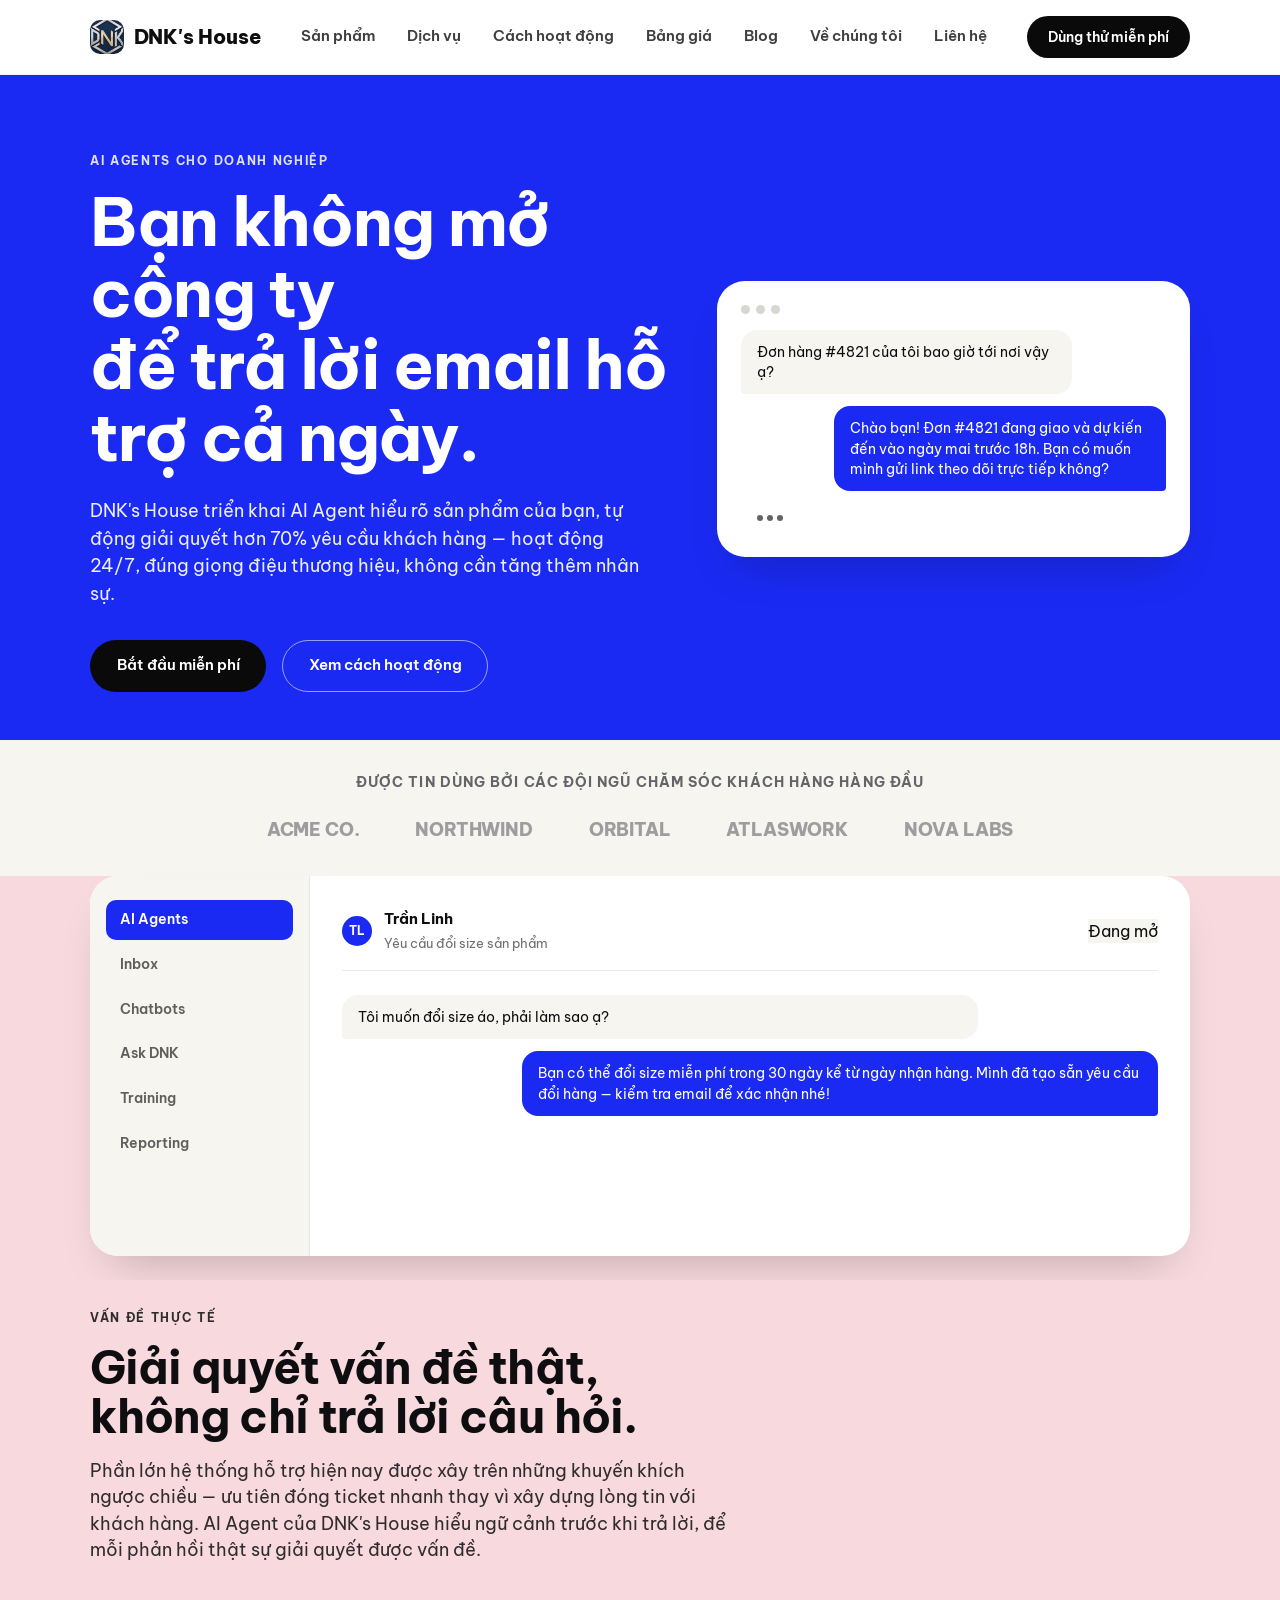
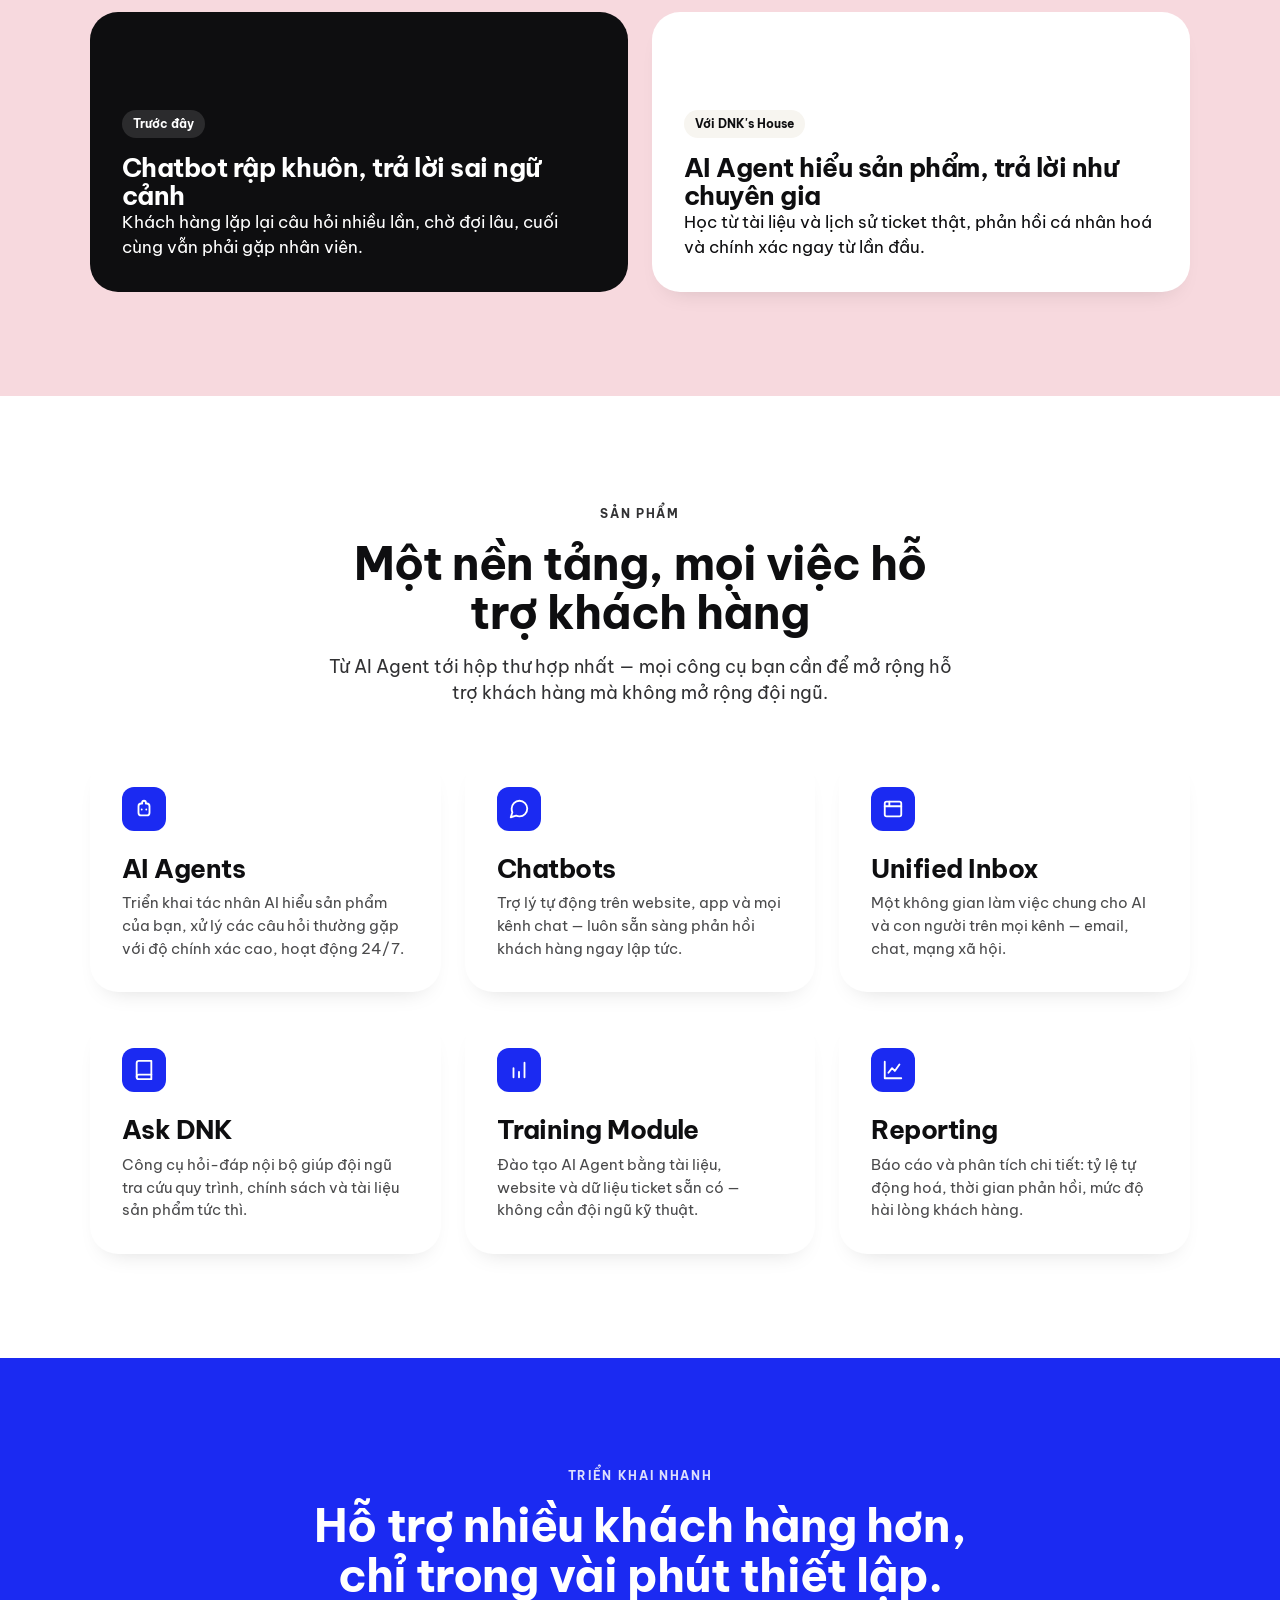
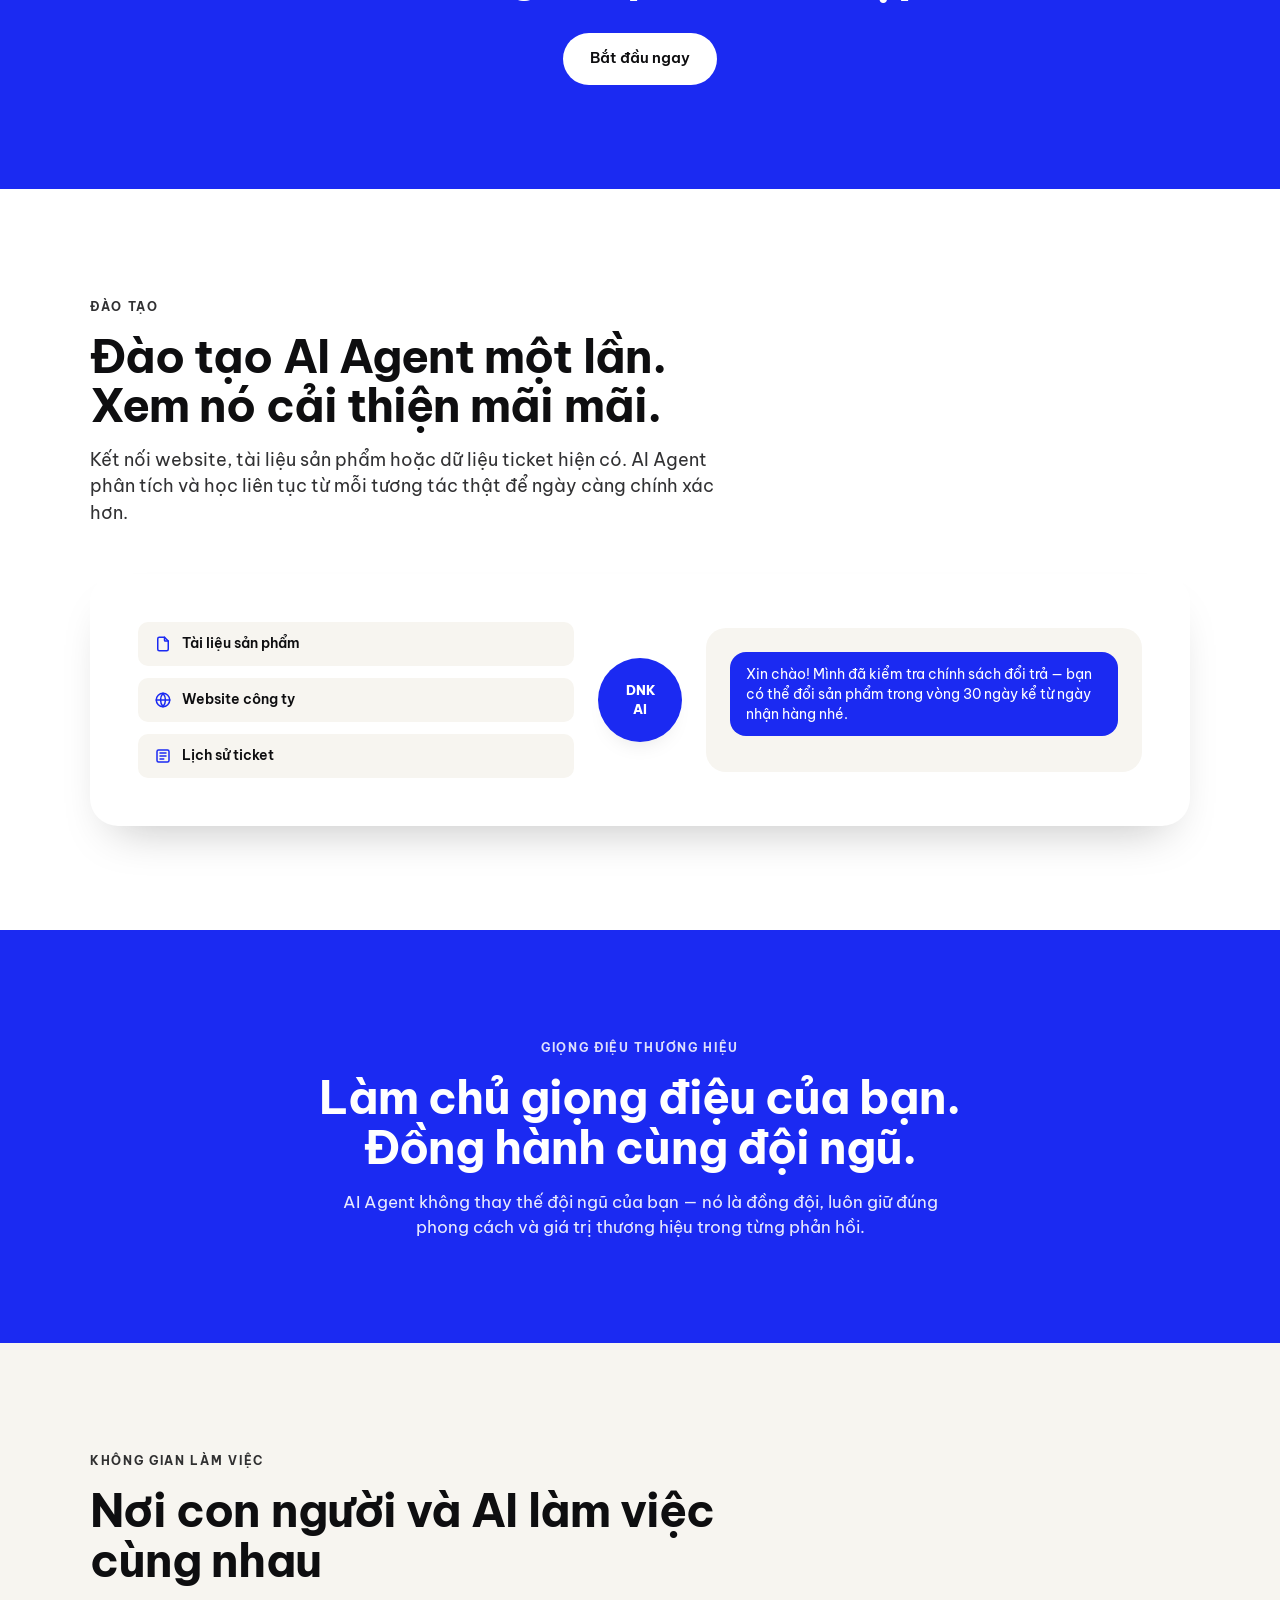
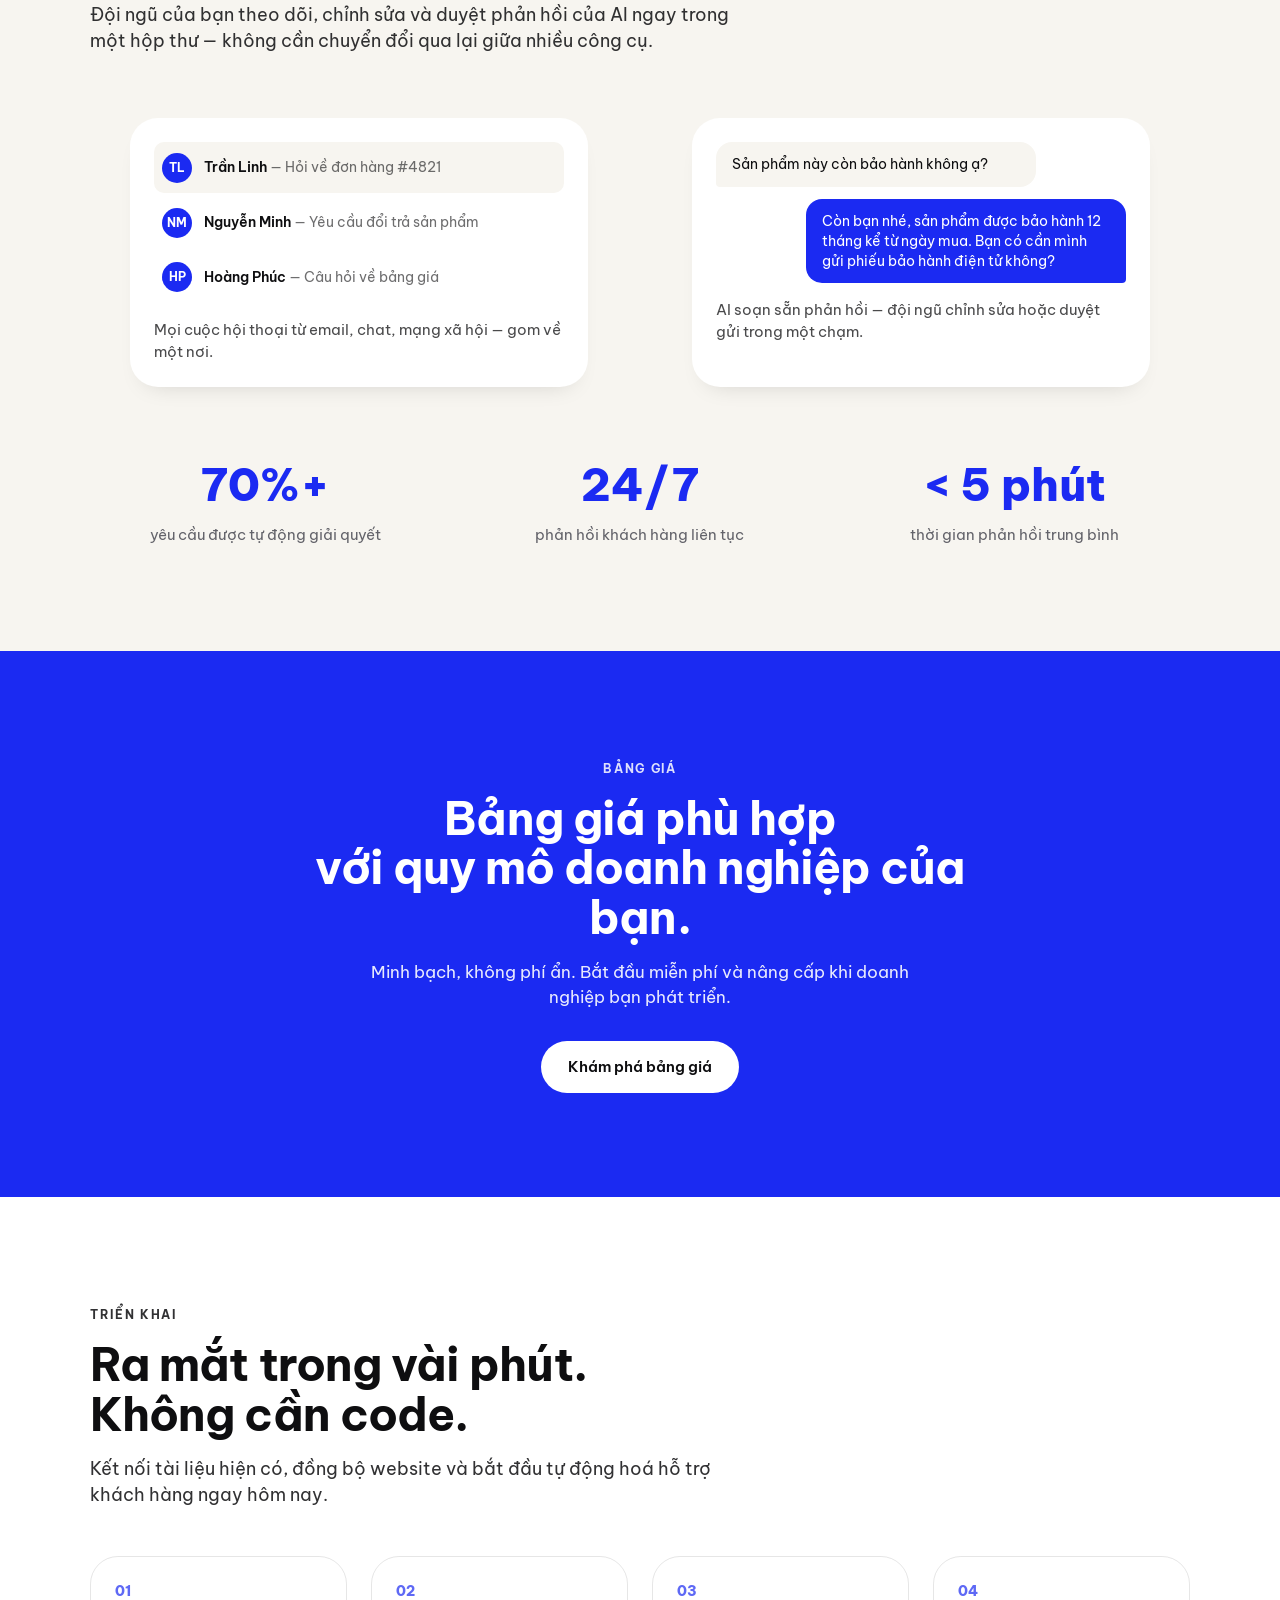
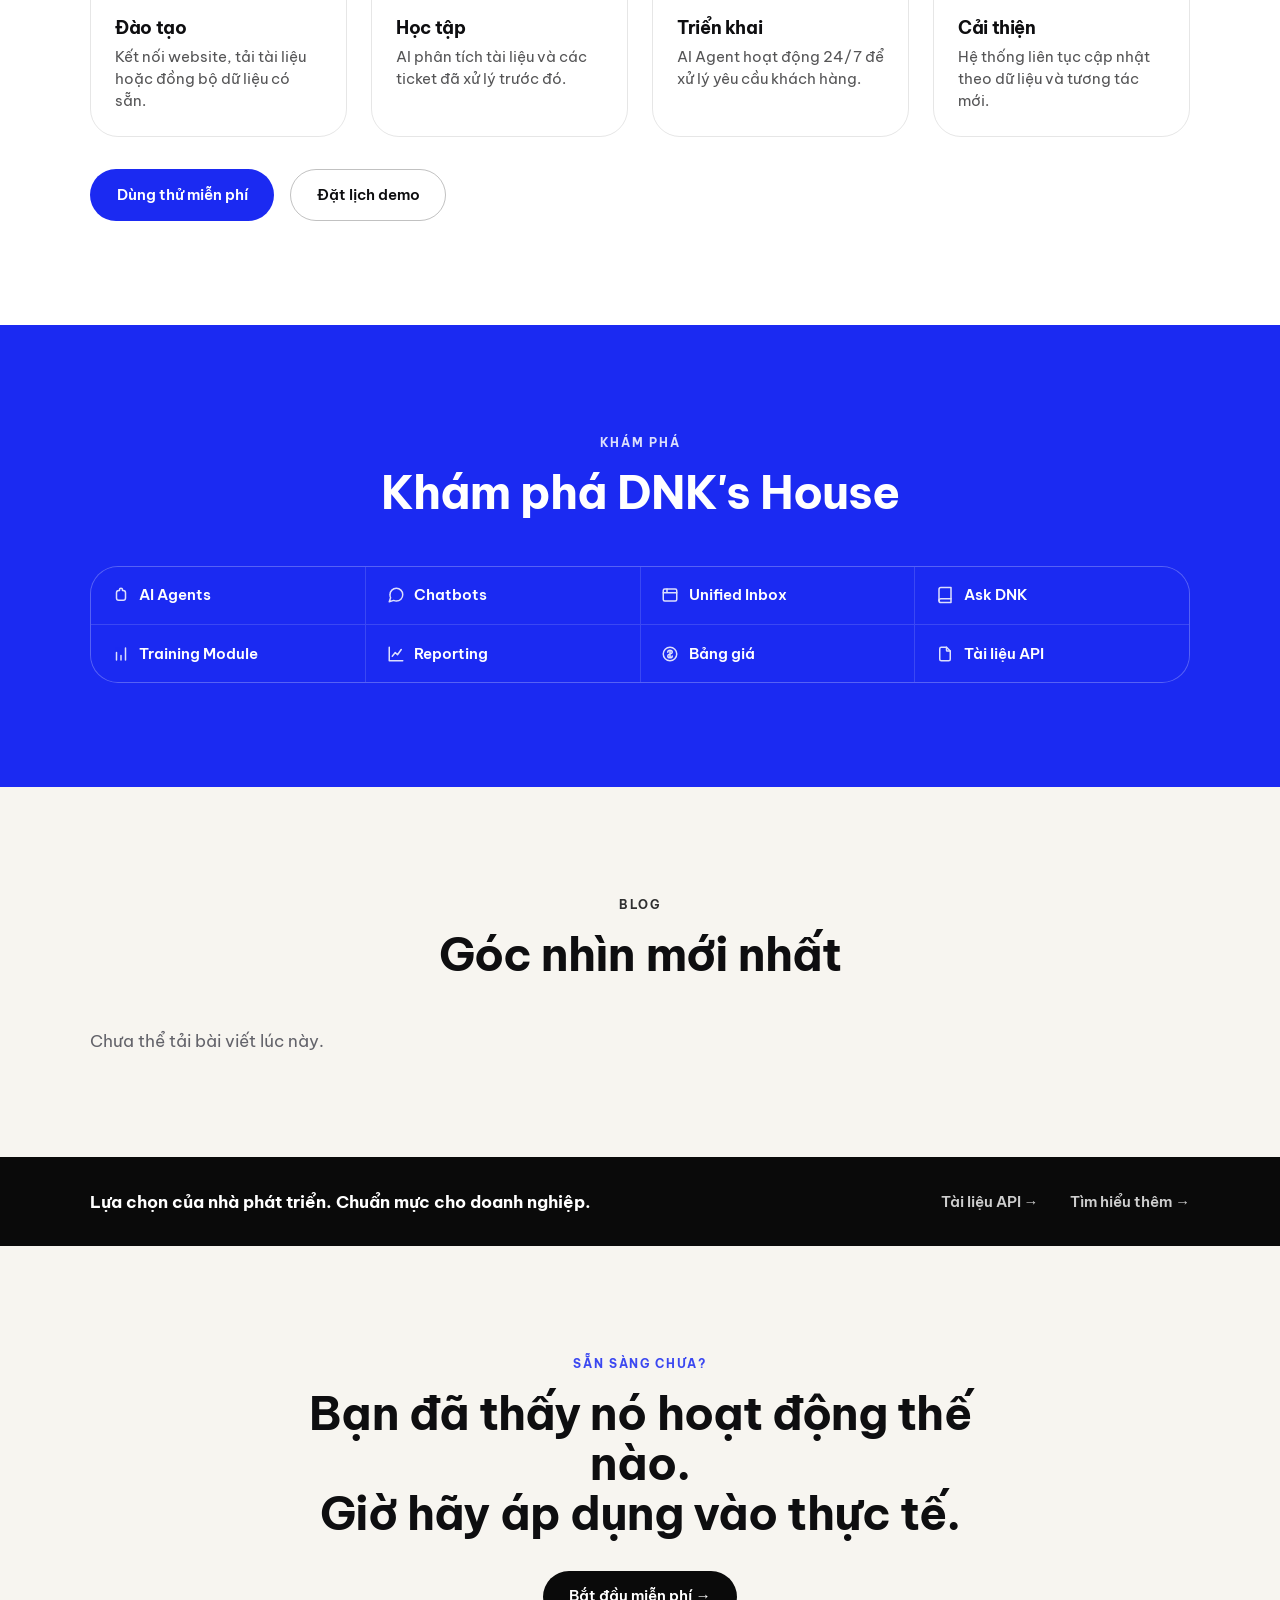
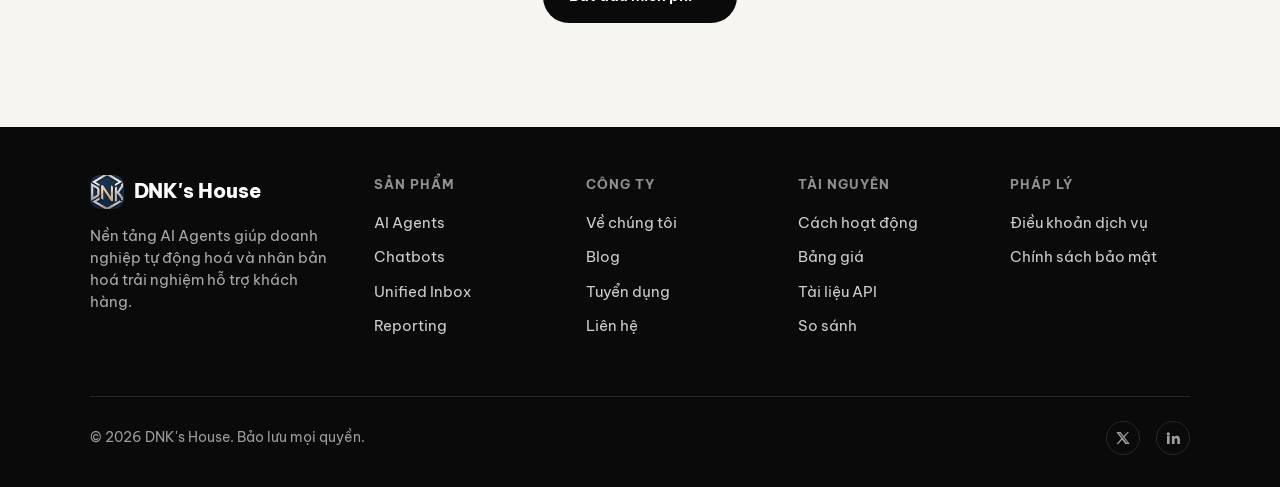
<file: index.html>
<!doctype html>
<html lang="vi">
  <head>
    <meta charset="UTF-8" />
    <meta name="viewport" content="width=device-width, initial-scale=1.0" />
    <title>DNK's House — AI Agents cho doanh nghiệp</title>
    <meta
      name="description"
      content="DNK's House triển khai AI Agent hiểu sản phẩm của bạn, tự động giải quyết hơn 70% yêu cầu hỗ trợ khách hàng — hoạt động 24/7, đúng giọng thương hiệu."
    />
    <link rel="preconnect" href="https://fonts.googleapis.com" />
    <link rel="preconnect" href="https://fonts.gstatic.com" crossorigin />
    <link
      href="https://fonts.googleapis.com/css2?family=Be+Vietnam+Pro:wght@400;500;600;700;800&display=swap"
      rel="stylesheet"
    />
    <link rel="stylesheet" href="assets/css/tokens.css" />
    <link rel="stylesheet" href="assets/css/base.css" />
    <link rel="stylesheet" href="assets/css/components.css" />
  </head>

  <body>
    <a class="visually-hidden" href="#main">Bỏ qua tới nội dung chính</a>

    <header class="navbar">
      <div class="container">
        <a href="index.html" class="logo">
          <img
            class="logo-mark"
            src="assets/images/logo.png"
            alt="DNK's House logo"
          />
          DNK's House
        </a>

        <nav class="nav-links" id="nav-links">
          <a href="#features">Sản phẩm</a>
          <a href="pages/services.html">Dịch vụ</a>
          <a href="#how-it-works">Cách hoạt động</a>
          <a href="#pricing">Bảng giá</a>
          <a href="#insights">Blog</a>
          <a href="pages/about.html">Về chúng tôi</a>
          <a href="pages/contact.html">Liên hệ</a>
        </nav>

        <div class="nav-actions">
          <a href="pages/contact.html" class="btn btn-black btn-sm"
            >Dùng thử miễn phí</a
          >
          <button
            class="nav-toggle"
            aria-label="Mở menu"
            aria-expanded="false"
            aria-controls="nav-links"
          >
            <svg
              viewBox="0 0 24 24"
              fill="none"
              stroke="currentColor"
              stroke-width="2"
              stroke-linecap="round"
            >
              <line x1="3" y1="6" x2="21" y2="6" />
              <line x1="3" y1="12" x2="21" y2="12" />
              <line x1="3" y1="18" x2="21" y2="18" />
            </svg>
          </button>
        </div>
      </div>
    </header>

    <main id="main">
      <!-- HERO -->
      <section class="section hero section-blue">
        <div class="container hero-grid">
          <div class="reveal">
            <span class="eyebrow">AI AGENTS CHO DOANH NGHIỆP</span>
            <h1>Bạn không mở công ty<br />để trả lời email hỗ trợ cả ngày.</h1>
            <p class="hero-sub">
              DNK's House triển khai AI Agent hiểu rõ sản phẩm của bạn, tự động
              giải quyết hơn 70% yêu cầu khách hàng — hoạt động 24/7, đúng giọng
              điệu thương hiệu, không cần tăng thêm nhân sự.
            </p>
            <div class="cta-row">
              <a href="pages/contact.html" class="btn btn-black"
                >Bắt đầu miễn phí</a
              >
              <a href="#how-it-works" class="btn btn-outline-light"
                >Xem cách hoạt động</a
              >
            </div>
          </div>

          <div class="hero-visual reveal" style="--reveal-delay: 0.15s">
            <div class="mockup-frame">
              <div class="mockup-dots">
                <span></span><span></span><span></span>
              </div>
              <div class="chat-bubble from-user">
                Đơn hàng #4821 của tôi bao giờ tới nơi vậy ạ?
              </div>
              <div class="chat-bubble from-agent">
                Chào bạn! Đơn #4821 đang giao và dự kiến đến vào ngày mai trước
                18h. Bạn có muốn mình gửi link theo dõi trực tiếp không?
              </div>
              <div class="chat-typing">
                <span></span><span></span><span></span>
              </div>
            </div>
          </div>
        </div>
      </section>

      <!-- LOGO STRIP -->
      <section class="section-cream logo-strip">
        <div class="container reveal">
          <p>Được tin dùng bởi các đội ngũ chăm sóc khách hàng hàng đầu</p>
          <div class="logo-row">
            <span>ACME CO.</span>
            <span>NORTHWIND</span>
            <span>ORBITAL</span>
            <span>ATLASWORK</span>
            <span>NOVA&nbsp;LABS</span>
          </div>
        </div>
      </section>

      <!-- PRODUCT SHOWCASE -->
      <section class="section-pink product-showcase">
        <div class="container reveal">
          <div class="product-frame">
            <aside class="product-sidebar">
              <div class="product-sidebar-item active">AI Agents</div>
              <div class="product-sidebar-item">Inbox</div>
              <div class="product-sidebar-item">Chatbots</div>
              <div class="product-sidebar-item">Ask DNK</div>
              <div class="product-sidebar-item">Training</div>
              <div class="product-sidebar-item">Reporting</div>
            </aside>
            <div class="product-panel">
              <div class="product-panel-header">
                <span class="avatar">TL</span>
                <div>
                  <strong>Trần Linh</strong>
                  <span class="product-panel-sub"
                    >Yêu cầu đổi size sản phẩm</span
                  >
                </div>
                <span
                  class="tag"
                  style="margin-left: auto; background: var(--color-cream)"
                  >Đang mở</span
                >
              </div>
              <div class="chat-bubble from-user">
                Tôi muốn đổi size áo, phải làm sao ạ?
              </div>
              <div class="chat-bubble from-agent">
                Bạn có thể đổi size miễn phí trong 30 ngày kể từ ngày nhận hàng.
                Mình đã tạo sẵn yêu cầu đổi hàng — kiểm tra email để xác nhận
                nhé!
              </div>
            </div>
          </div>
        </div>
      </section>

      <!-- PROBLEM -> SOLUTION -->
      <section class="section section-pink tight-top" id="solution">
        <div class="container">
          <div class="section-head reveal">
            <span class="eyebrow">VẤN ĐỀ THỰC TẾ</span>
            <h2>Giải quyết vấn đề thật,<br />không chỉ trả lời câu hỏi.</h2>
            <p>
              Phần lớn hệ thống hỗ trợ hiện nay được xây trên những khuyến khích
              ngược chiều — ưu tiên đóng ticket nhanh thay vì xây dựng lòng tin
              với khách hàng. AI Agent của DNK's House hiểu ngữ cảnh trước khi
              trả lời, để mỗi phản hồi thật sự giải quyết được vấn đề.
            </p>
          </div>

          <div class="split-cards">
            <div class="split-card card-dark reveal">
              <span class="tag">Trước đây</span>
              <h3>Chatbot rập khuôn, trả lời sai ngữ cảnh</h3>
              <p>
                Khách hàng lặp lại câu hỏi nhiều lần, chờ đợi lâu, cuối cùng vẫn
                phải gặp nhân viên.
              </p>
            </div>
            <div
              class="split-card card-light reveal"
              style="--reveal-delay: 0.1s"
            >
              <span class="tag">Với DNK's House</span>
              <h3>AI Agent hiểu sản phẩm, trả lời như chuyên gia</h3>
              <p>
                Học từ tài liệu và lịch sử ticket thật, phản hồi cá nhân hoá và
                chính xác ngay từ lần đầu.
              </p>
            </div>
          </div>
        </div>
      </section>

      <!-- FEATURES -->
      <section class="section section-white" id="features">
        <div class="container">
          <div class="section-head centered reveal">
            <span class="eyebrow">SẢN PHẨM</span>
            <h2>Một nền tảng, mọi việc hỗ trợ khách hàng</h2>
            <p>
              Từ AI Agent tới hộp thư hợp nhất — mọi công cụ bạn cần để mở rộng
              hỗ trợ khách hàng mà không mở rộng đội ngũ.
            </p>
          </div>

          <div class="feature-grid">
            <article class="feature-card reveal">
              <div class="feature-icon">
                <svg
                  viewBox="0 0 24 24"
                  fill="none"
                  stroke="currentColor"
                  stroke-width="2"
                  stroke-linecap="round"
                  stroke-linejoin="round"
                >
                  <path
                    d="M12 3a2 2 0 0 1 2 2v1h1a3 3 0 0 1 3 3v7a3 3 0 0 1-3 3H9a3 3 0 0 1-3-3V9a3 3 0 0 1 3-3h1V5a2 2 0 0 1 2-2Z"
                  />
                  <circle
                    cx="9.5"
                    cy="12.5"
                    r="1"
                    fill="currentColor"
                    stroke="none"
                  />
                  <circle
                    cx="14.5"
                    cy="12.5"
                    r="1"
                    fill="currentColor"
                    stroke="none"
                  />
                </svg>
              </div>
              <h3>AI Agents</h3>
              <p>
                Triển khai tác nhân AI hiểu sản phẩm của bạn, xử lý các câu hỏi
                thường gặp với độ chính xác cao, hoạt động 24/7.
              </p>
            </article>

            <article class="feature-card reveal" style="--reveal-delay: 0.08s">
              <div class="feature-icon">
                <svg
                  viewBox="0 0 24 24"
                  fill="none"
                  stroke="currentColor"
                  stroke-width="2"
                  stroke-linecap="round"
                  stroke-linejoin="round"
                >
                  <path
                    d="M21 11.5a8.38 8.38 0 0 1-8.5 8.5c-1.3 0-2.5-.3-3.6-.8L3 21l1.8-5.4A8.38 8.38 0 0 1 4 11.5 8.5 8.5 0 1 1 21 11.5Z"
                  />
                </svg>
              </div>
              <h3>Chatbots</h3>
              <p>
                Trợ lý tự động trên website, app và mọi kênh chat — luôn sẵn
                sàng phản hồi khách hàng ngay lập tức.
              </p>
            </article>

            <article class="feature-card reveal" style="--reveal-delay: 0.16s">
              <div class="feature-icon">
                <svg
                  viewBox="0 0 24 24"
                  fill="none"
                  stroke="currentColor"
                  stroke-width="2"
                  stroke-linecap="round"
                  stroke-linejoin="round"
                >
                  <rect x="3" y="4" width="18" height="16" rx="2" />
                  <path d="M3 9h18M8 4v5" />
                </svg>
              </div>
              <h3>Unified Inbox</h3>
              <p>
                Một không gian làm việc chung cho AI và con người trên mọi kênh
                — email, chat, mạng xã hội.
              </p>
            </article>

            <article class="feature-card reveal">
              <div class="feature-icon">
                <svg
                  viewBox="0 0 24 24"
                  fill="none"
                  stroke="currentColor"
                  stroke-width="2"
                  stroke-linecap="round"
                  stroke-linejoin="round"
                >
                  <path d="M4 19.5A2.5 2.5 0 0 1 6.5 17H20" />
                  <path
                    d="M6.5 2H20v20H6.5A2.5 2.5 0 0 1 4 19.5v-15A2.5 2.5 0 0 1 6.5 2Z"
                  />
                </svg>
              </div>
              <h3>Ask DNK</h3>
              <p>
                Công cụ hỏi-đáp nội bộ giúp đội ngũ tra cứu quy trình, chính
                sách và tài liệu sản phẩm tức thì.
              </p>
            </article>

            <article class="feature-card reveal" style="--reveal-delay: 0.08s">
              <div class="feature-icon">
                <svg
                  viewBox="0 0 24 24"
                  fill="none"
                  stroke="currentColor"
                  stroke-width="2"
                  stroke-linecap="round"
                  stroke-linejoin="round"
                >
                  <path d="M12 20v-6M6 20V10M18 20V4" />
                </svg>
              </div>
              <h3>Training Module</h3>
              <p>
                Đào tạo AI Agent bằng tài liệu, website và dữ liệu ticket sẵn có
                — không cần đội ngũ kỹ thuật.
              </p>
            </article>

            <article class="feature-card reveal" style="--reveal-delay: 0.16s">
              <div class="feature-icon">
                <svg
                  viewBox="0 0 24 24"
                  fill="none"
                  stroke="currentColor"
                  stroke-width="2"
                  stroke-linecap="round"
                  stroke-linejoin="round"
                >
                  <path d="M3 3v18h18" />
                  <path d="M7 15l4-5 3 3 5-7" />
                </svg>
              </div>
              <h3>Reporting</h3>
              <p>
                Báo cáo và phân tích chi tiết: tỷ lệ tự động hoá, thời gian phản
                hồi, mức độ hài lòng khách hàng.
              </p>
            </article>
          </div>
        </div>
      </section>

      <!-- CTA BANNER -->
      <section class="section section-blue">
        <div class="container final-cta reveal">
          <span class="eyebrow">TRIỂN KHAI NHANH</span>
          <h2>
            Hỗ trợ nhiều khách hàng hơn,<br />chỉ trong vài phút thiết lập.
          </h2>
          <div class="cta-row centered">
            <a href="pages/contact.html" class="btn btn-white">Bắt đầu ngay</a>
          </div>
        </div>
      </section>

      <!-- TRAINING / KNOWLEDGE -->
      <section class="section section-white" id="how-it-works">
        <div class="container">
          <div class="section-head reveal">
            <span class="eyebrow">ĐÀO TẠO</span>
            <h2>Đào tạo AI Agent một lần.<br />Xem nó cải thiện mãi mãi.</h2>
            <p>
              Kết nối website, tài liệu sản phẩm hoặc dữ liệu ticket hiện có. AI
              Agent phân tích và học liên tục từ mỗi tương tác thật để ngày càng
              chính xác hơn.
            </p>
          </div>

          <div class="knowledge-visual reveal">
            <div class="source-list">
              <div class="source-item">
                <svg
                  viewBox="0 0 24 24"
                  fill="none"
                  stroke="currentColor"
                  stroke-width="2"
                  stroke-linecap="round"
                  stroke-linejoin="round"
                >
                  <path d="M14 3v4a1 1 0 0 0 1 1h4" />
                  <path
                    d="M17 21H7a2 2 0 0 1-2-2V5a2 2 0 0 1 2-2h7l5 5v11a2 2 0 0 1-2 2Z"
                  />
                </svg>
                Tài liệu sản phẩm
              </div>
              <div class="source-item">
                <svg
                  viewBox="0 0 24 24"
                  fill="none"
                  stroke="currentColor"
                  stroke-width="2"
                  stroke-linecap="round"
                  stroke-linejoin="round"
                >
                  <circle cx="12" cy="12" r="9" />
                  <path
                    d="M3 12h18M12 3a14 14 0 0 1 0 18M12 3a14 14 0 0 0 0 18"
                  />
                </svg>
                Website công ty
              </div>
              <div class="source-item">
                <svg
                  viewBox="0 0 24 24"
                  fill="none"
                  stroke="currentColor"
                  stroke-width="2"
                  stroke-linecap="round"
                  stroke-linejoin="round"
                >
                  <path d="M8 12h8M8 16h5M8 8h8" />
                  <rect x="4" y="4" width="16" height="16" rx="2" />
                </svg>
                Lịch sử ticket
              </div>
            </div>

            <div class="hub">DNK<br />AI</div>

            <div class="output-card">
              <div
                class="chat-bubble from-agent"
                style="margin-left: 0; border-radius: 16px"
              >
                Xin chào! Mình đã kiểm tra chính sách đổi trả — bạn có thể đổi
                sản phẩm trong vòng 30 ngày kể từ ngày nhận hàng nhé.
              </div>
            </div>
          </div>
        </div>
      </section>

      <!-- TONE BANNER -->
      <section class="section section-blue">
        <div class="container final-cta reveal">
          <span class="eyebrow">GIỌNG ĐIỆU THƯƠNG HIỆU</span>
          <h2>Làm chủ giọng điệu của bạn.<br />Đồng hành cùng đội ngũ.</h2>
          <p
            style="
              max-width: 56ch;
              margin-inline: auto;
              opacity: 0.9;
              margin-top: 1rem;
            "
          >
            AI Agent không thay thế đội ngũ của bạn — nó là đồng đội, luôn giữ
            đúng phong cách và giá trị thương hiệu trong từng phản hồi.
          </p>
        </div>
      </section>

      <!-- WORKSPACE -->
      <section class="section section-cream">
        <div class="container">
          <div class="section-head reveal">
            <span class="eyebrow">KHÔNG GIAN LÀM VIỆC</span>
            <h2>Nơi con người và AI làm việc cùng nhau</h2>
            <p>
              Đội ngũ của bạn theo dõi, chỉnh sửa và duyệt phản hồi của AI ngay
              trong một hộp thư — không cần chuyển đổi qua lại giữa nhiều công
              cụ.
            </p>
          </div>

          <div class="workspace-grid">
            <figure class="inbox-card reveal">
              <div class="inbox-row active">
                <div class="avatar">TL</div>
                <div>
                  Trần Linh <span class="snippet">— Hỏi về đơn hàng #4821</span>
                </div>
              </div>
              <div class="inbox-row">
                <div class="avatar">NM</div>
                <div>
                  Nguyễn Minh
                  <span class="snippet">— Yêu cầu đổi trả sản phẩm</span>
                </div>
              </div>
              <div class="inbox-row">
                <div class="avatar">HP</div>
                <div>
                  Hoàng Phúc <span class="snippet">— Câu hỏi về bảng giá</span>
                </div>
              </div>
              <figcaption>
                Mọi cuộc hội thoại từ email, chat, mạng xã hội — gom về một nơi.
              </figcaption>
            </figure>

            <figure class="inbox-card reveal" style="--reveal-delay: 0.1s">
              <div class="chat-bubble from-user">
                Sản phẩm này còn bảo hành không ạ?
              </div>
              <div class="chat-bubble from-agent">
                Còn bạn nhé, sản phẩm được bảo hành 12 tháng kể từ ngày mua. Bạn
                có cần mình gửi phiếu bảo hành điện tử không?
              </div>
              <figcaption class="workspace-caption">
                AI soạn sẵn phản hồi — đội ngũ chỉnh sửa hoặc duyệt gửi trong
                một chạm.
              </figcaption>
            </figure>
          </div>

          <div class="stats-row">
            <div class="stat reveal">
              <div class="stat-number">70%+</div>
              <div class="stat-label">yêu cầu được tự động giải quyết</div>
            </div>
            <div class="stat reveal" style="--reveal-delay: 0.08s">
              <div class="stat-number">24/7</div>
              <div class="stat-label">phản hồi khách hàng liên tục</div>
            </div>
            <div class="stat reveal" style="--reveal-delay: 0.16s">
              <div class="stat-number">&lt; 5 phút</div>
              <div class="stat-label">thời gian phản hồi trung bình</div>
            </div>
          </div>
        </div>
      </section>

      <!-- PRICING CTA -->
      <section class="section section-blue" id="pricing">
        <div class="container final-cta reveal">
          <span class="eyebrow">BẢNG GIÁ</span>
          <h2>Bảng giá phù hợp<br />với quy mô doanh nghiệp của bạn.</h2>
          <p
            style="
              max-width: 52ch;
              margin-inline: auto;
              opacity: 0.9;
              margin-top: 1rem;
            "
          >
            Minh bạch, không phí ẩn. Bắt đầu miễn phí và nâng cấp khi doanh
            nghiệp bạn phát triển.
          </p>
          <div class="cta-row centered">
            <a href="pages/contact.html" class="btn btn-white"
              >Khám phá bảng giá</a
            >
          </div>
        </div>
      </section>

      <!-- LAUNCH -->
      <section class="section section-white">
        <div class="container">
          <div class="section-head reveal">
            <span class="eyebrow">TRIỂN KHAI</span>
            <h2>Ra mắt trong vài phút.<br />Không cần code.</h2>
            <p>
              Kết nối tài liệu hiện có, đồng bộ website và bắt đầu tự động hoá
              hỗ trợ khách hàng ngay hôm nay.
            </p>
          </div>

          <div class="steps-grid" style="margin-top: var(--space-6)">
            <div
              class="step reveal"
              style="border-color: rgba(10, 10, 10, 0.1)"
            >
              <div class="step-number" style="color: var(--color-blue)">01</div>
              <h3 style="color: var(--color-ink)">Đào tạo</h3>
              <p style="color: var(--color-ink); opacity: 0.7">
                Kết nối website, tải tài liệu hoặc đồng bộ dữ liệu có sẵn.
              </p>
            </div>
            <div
              class="step reveal"
              style="border-color: rgba(10, 10, 10, 0.1); --reveal-delay: 0.08s"
            >
              <div class="step-number" style="color: var(--color-blue)">02</div>
              <h3 style="color: var(--color-ink)">Học tập</h3>
              <p style="color: var(--color-ink); opacity: 0.7">
                AI phân tích tài liệu và các ticket đã xử lý trước đó.
              </p>
            </div>
            <div
              class="step reveal"
              style="border-color: rgba(10, 10, 10, 0.1); --reveal-delay: 0.16s"
            >
              <div class="step-number" style="color: var(--color-blue)">03</div>
              <h3 style="color: var(--color-ink)">Triển khai</h3>
              <p style="color: var(--color-ink); opacity: 0.7">
                AI Agent hoạt động 24/7 để xử lý yêu cầu khách hàng.
              </p>
            </div>
            <div
              class="step reveal"
              style="border-color: rgba(10, 10, 10, 0.1); --reveal-delay: 0.24s"
            >
              <div class="step-number" style="color: var(--color-blue)">04</div>
              <h3 style="color: var(--color-ink)">Cải thiện</h3>
              <p style="color: var(--color-ink); opacity: 0.7">
                Hệ thống liên tục cập nhật theo dữ liệu và tương tác mới.
              </p>
            </div>
          </div>

          <div class="cta-row reveal">
            <a href="pages/contact.html" class="btn btn-blue"
              >Dùng thử miễn phí</a
            >
            <a
              href="pages/contact.html"
              class="btn btn-outline-light"
              style="
                color: var(--color-ink);
                border-color: rgba(10, 10, 10, 0.25);
              "
              >Đặt lịch demo</a
            >
          </div>
        </div>
      </section>

      <!-- EXPLORE -->
      <section class="section section-blue explore">
        <div class="container">
          <div class="section-head centered reveal">
            <span class="eyebrow">KHÁM PHÁ</span>
            <h2>Khám phá DNK's House</h2>
          </div>

          <div class="explore-grid reveal">
            <a href="#features" class="explore-item">
              <svg
                viewBox="0 0 24 24"
                fill="none"
                stroke="currentColor"
                stroke-width="2"
                stroke-linecap="round"
                stroke-linejoin="round"
              >
                <path
                  d="M12 3a2 2 0 0 1 2 2v1h1a3 3 0 0 1 3 3v7a3 3 0 0 1-3 3H9a3 3 0 0 1-3-3V9a3 3 0 0 1 3-3h1V5a2 2 0 0 1 2-2Z"
                />
              </svg>
              AI Agents
            </a>
            <a href="#features" class="explore-item">
              <svg
                viewBox="0 0 24 24"
                fill="none"
                stroke="currentColor"
                stroke-width="2"
                stroke-linecap="round"
                stroke-linejoin="round"
              >
                <path
                  d="M21 11.5a8.38 8.38 0 0 1-8.5 8.5c-1.3 0-2.5-.3-3.6-.8L3 21l1.8-5.4A8.38 8.38 0 0 1 4 11.5 8.5 8.5 0 1 1 21 11.5Z"
                />
              </svg>
              Chatbots
            </a>
            <a href="#features" class="explore-item">
              <svg
                viewBox="0 0 24 24"
                fill="none"
                stroke="currentColor"
                stroke-width="2"
                stroke-linecap="round"
                stroke-linejoin="round"
              >
                <rect x="3" y="4" width="18" height="16" rx="2" />
                <path d="M3 9h18M8 4v5" />
              </svg>
              Unified Inbox
            </a>
            <a href="#features" class="explore-item">
              <svg
                viewBox="0 0 24 24"
                fill="none"
                stroke="currentColor"
                stroke-width="2"
                stroke-linecap="round"
                stroke-linejoin="round"
              >
                <path d="M4 19.5A2.5 2.5 0 0 1 6.5 17H20" />
                <path
                  d="M6.5 2H20v20H6.5A2.5 2.5 0 0 1 4 19.5v-15A2.5 2.5 0 0 1 6.5 2Z"
                />
              </svg>
              Ask DNK
            </a>
            <a href="#how-it-works" class="explore-item">
              <svg
                viewBox="0 0 24 24"
                fill="none"
                stroke="currentColor"
                stroke-width="2"
                stroke-linecap="round"
                stroke-linejoin="round"
              >
                <path d="M12 20v-6M6 20V10M18 20V4" />
              </svg>
              Training Module
            </a>
            <a href="#features" class="explore-item">
              <svg
                viewBox="0 0 24 24"
                fill="none"
                stroke="currentColor"
                stroke-width="2"
                stroke-linecap="round"
                stroke-linejoin="round"
              >
                <path d="M3 3v18h18" />
                <path d="M7 15l4-5 3 3 5-7" />
              </svg>
              Reporting
            </a>
            <a href="#pricing" class="explore-item">
              <svg
                viewBox="0 0 24 24"
                fill="none"
                stroke="currentColor"
                stroke-width="2"
                stroke-linecap="round"
                stroke-linejoin="round"
              >
                <circle cx="12" cy="12" r="9" />
                <path
                  d="M12 7v10M9 9.5c0-1.4 1.3-2.5 3-2.5s3 1.1 3 2.5-1.3 2-3 2.5-3 1.1-3 2.5 1.3 2.5 3 2.5 3-1.1 3-2.5"
                />
              </svg>
              Bảng giá
            </a>
            <a href="#" class="explore-item">
              <svg
                viewBox="0 0 24 24"
                fill="none"
                stroke="currentColor"
                stroke-width="2"
                stroke-linecap="round"
                stroke-linejoin="round"
              >
                <path d="M14 3v4a1 1 0 0 0 1 1h4" />
                <path
                  d="M17 21H7a2 2 0 0 1-2-2V5a2 2 0 0 1 2-2h7l5 5v11a2 2 0 0 1-2 2Z"
                />
              </svg>
              Tài liệu API
            </a>
          </div>
        </div>
      </section>

      <!-- INSIGHTS -->
      <section class="section section-cream" id="insights">
        <div class="container">
          <div class="section-head centered reveal">
            <span class="eyebrow">BLOG</span>
            <h2>Góc nhìn mới nhất</h2>
          </div>

          <div class="insight-grid" id="insight-posts" aria-live="polite">
            <article class="insight-card reveal">
              <span class="tag">Hướng dẫn</span>
              <h3>AI Agent nào phù hợp với doanh nghiệp của bạn?</h3>
              <p>
                So sánh các mô hình AI Agent và cách chọn giải pháp phù hợp với
                quy mô đội ngũ.
              </p>
            </article>
            <article class="insight-card reveal" style="--reveal-delay: 0.08s">
              <span class="tag">Case study</span>
              <h3>Cách một thương hiệu bán lẻ giảm 60% thời gian phản hồi</h3>
              <p>
                Hành trình triển khai AI Agent từ những ngày đầu đến khi vận
                hành ổn định.
              </p>
            </article>
            <article class="insight-card reveal" style="--reveal-delay: 0.16s">
              <span class="tag">Sản phẩm</span>
              <h3>Bên trong công nghệ đứng sau DNK's House</h3>
              <p>
                Tìm hiểu cách AI Agent học và cải thiện liên tục từ dữ liệu
                thật.
              </p>
            </article>
          </div>
        </div>
      </section>

      <!-- DEVELOPER BAND -->
      <section class="section-black dev-band">
        <div class="container dev-band-inner reveal">
          <p>Lựa chọn của nhà phát triển. Chuẩn mực cho doanh nghiệp.</p>
          <div class="link-row">
            <a href="#" class="link-arrow">Tài liệu API →</a>
            <a href="#how-it-works" class="link-arrow">Tìm hiểu thêm →</a>
          </div>
        </div>
      </section>

      <!-- FINAL CTA -->
      <section class="section section-cream" id="cta-final">
        <div class="container final-cta reveal">
          <span class="eyebrow" style="color: var(--color-blue)"
            >SẴN SÀNG CHƯA?</span
          >
          <h2>
            Bạn đã thấy nó hoạt động thế nào.<br />Giờ hãy áp dụng vào thực tế.
          </h2>
          <div class="cta-row centered">
            <a href="pages/contact.html" class="btn btn-black"
              >Bắt đầu miễn phí →</a
            >
          </div>
        </div>
      </section>
    </main>

    <footer class="site-footer section-black">
      <div class="container">
        <div class="footer-top">
          <div class="footer-brand">
            <a href="index.html" class="logo" style="color: #fff">
              <img
                class="logo-mark"
                src="assets/images/logo.png"
                alt="DNK's House logo"
              />
              DNK's House
            </a>
            <p>
              Nền tảng AI Agents giúp doanh nghiệp tự động hoá và nhân bản hoá
              trải nghiệm hỗ trợ khách hàng.
            </p>
          </div>

          <div class="footer-col">
            <h4>Sản phẩm</h4>
            <ul>
              <li><a href="#features">AI Agents</a></li>
              <li><a href="#features">Chatbots</a></li>
              <li><a href="#features">Unified Inbox</a></li>
              <li><a href="#features">Reporting</a></li>
            </ul>
          </div>

          <div class="footer-col">
            <h4>Công ty</h4>
            <ul>
              <li><a href="pages/about.html">Về chúng tôi</a></li>
              <li><a href="#insights">Blog</a></li>
              <li><a href="#">Tuyển dụng</a></li>
              <li><a href="pages/contact.html">Liên hệ</a></li>
            </ul>
          </div>

          <div class="footer-col">
            <h4>Tài nguyên</h4>
            <ul>
              <li><a href="#how-it-works">Cách hoạt động</a></li>
              <li><a href="#pricing">Bảng giá</a></li>
              <li><a href="#">Tài liệu API</a></li>
              <li><a href="#">So sánh</a></li>
            </ul>
          </div>

          <div class="footer-col">
            <h4>Pháp lý</h4>
            <ul>
              <li><a href="#">Điều khoản dịch vụ</a></li>
              <li><a href="#">Chính sách bảo mật</a></li>
            </ul>
          </div>
        </div>

        <div class="footer-bottom">
          <span>© 2026 DNK's House. Bảo lưu mọi quyền.</span>
          <div class="social-icons">
            <a href="#" aria-label="Twitter / X">
              <svg viewBox="0 0 24 24" fill="currentColor">
                <path
                  d="M18.9 3H21l-6.7 7.6L22 21h-6.4l-5-6.5-5.7 6.5H2.3l7.1-8.1L2 3h6.5l4.5 6 5.9-6Zm-1.1 16.1h1.2L7.3 4.8H6l11.8 14.3Z"
                />
              </svg>
            </a>
            <a href="#" aria-label="LinkedIn">
              <svg viewBox="0 0 24 24" fill="currentColor">
                <path
                  d="M4.98 3.5a2.5 2.5 0 1 1 0 5 2.5 2.5 0 0 1 0-5ZM3 9h4v12H3V9Zm7 0h3.8v1.7h.05c.53-1 1.83-2.05 3.77-2.05 4.03 0 4.78 2.65 4.78 6.1V21h-4v-5.6c0-1.34-.02-3.06-1.86-3.06-1.87 0-2.16 1.46-2.16 2.96V21h-4V9Z"
                />
              </svg>
            </a>
          </div>
        </div>
      </div>
    </footer>

    <script src="assets/js/main.js"></script>
    <script src="assets/js/supabase-config.js"></script>
    <script src="assets/js/blog.js"></script>
  </body>
</html>
</file>
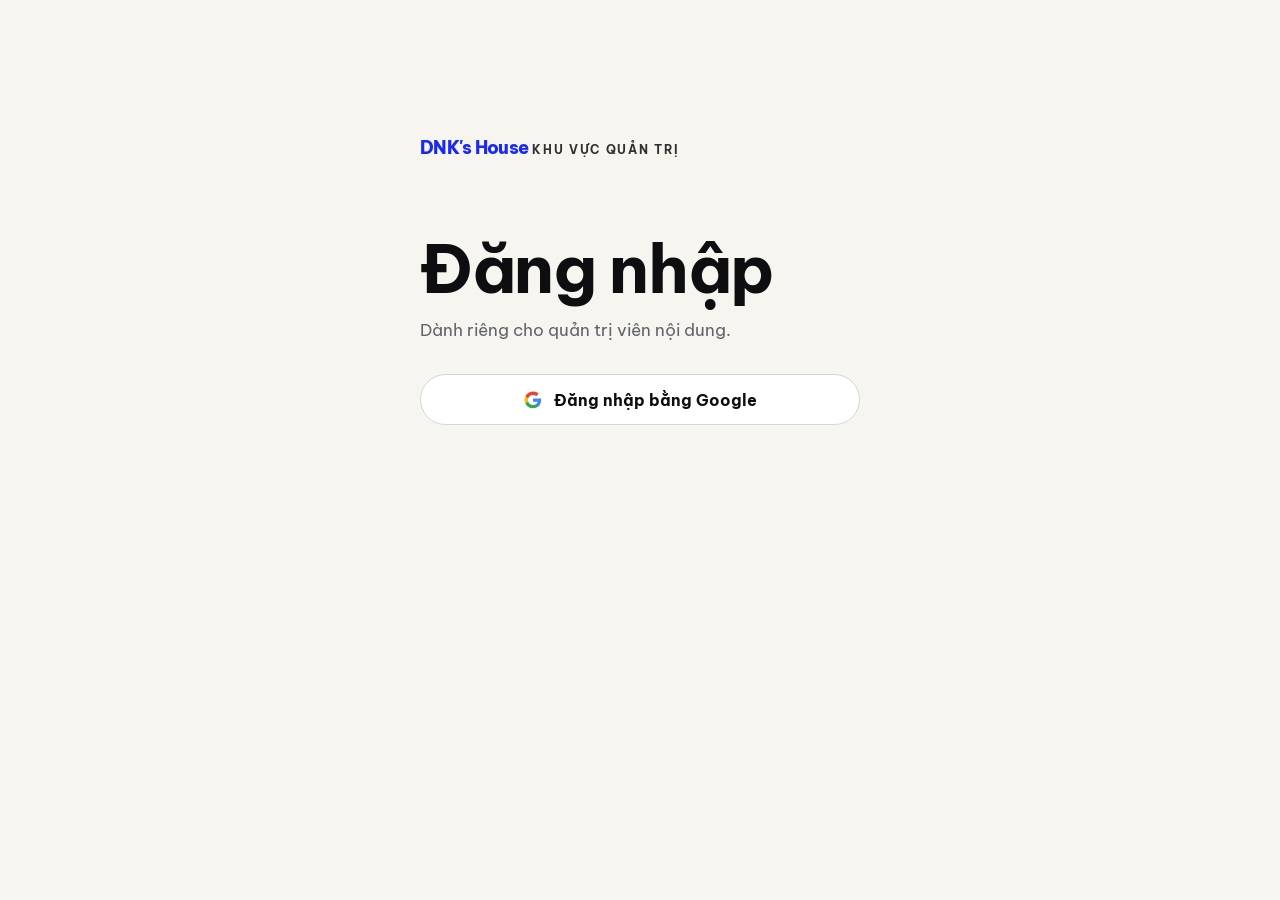
<file: admin/index.html>
<!doctype html>
<html lang="vi">
  <head>
    <meta charset="UTF-8" />
    <meta name="viewport" content="width=device-width, initial-scale=1.0" />
    <title>Quản trị blog | DNK's House</title>
    <link rel="preconnect" href="https://fonts.googleapis.com" />
    <link rel="preconnect" href="https://fonts.gstatic.com" crossorigin />
    <link href="https://fonts.googleapis.com/css2?family=Be+Vietnam+Pro:wght@400;500;600;700;800&display=swap" rel="stylesheet" />
    <link rel="stylesheet" href="../assets/css/tokens.css" />
    <link rel="stylesheet" href="../assets/css/base.css" />
    <link rel="stylesheet" href="../assets/css/admin.css" />
  </head>
  <body class="admin-page">
    <main class="admin-shell">
      <section class="admin-login" id="login-view" aria-labelledby="login-title">
        <a class="admin-brand" href="../index.html">DNK's House</a>
        <p class="eyebrow">KHU VỰC QUẢN TRỊ</p>
        <h1 id="login-title">Đăng nhập</h1>
        <p class="admin-lead">Dành riêng cho quản trị viên nội dung.</p>
        <button class="google-button" id="google-login-button" type="button">
          <svg viewBox="0 0 24 24" aria-hidden="true"><path fill="#4285F4" d="M21.8 12.2c0-.7-.1-1.4-.2-2H12v3.8h5.5a4.7 4.7 0 0 1-2 3.1v2.5h3.2c1.9-1.8 3.1-4.4 3.1-7.4Z"/><path fill="#34A853" d="M12 22c2.7 0 5-.9 6.7-2.4l-3.2-2.5c-.9.6-2 .9-3.5.9-2.7 0-5-1.8-5.8-4.3H2.9v2.6A10 10 0 0 0 12 22Z"/><path fill="#FBBC05" d="M6.2 13.7a6 6 0 0 1 0-3.7V7.4H2.9a10 10 0 0 0 0 8.8l3.3-2.5Z"/><path fill="#EA4335" d="M12 6a5.4 5.4 0 0 1 3.9 1.5l2.9-2.9A10 10 0 0 0 2.9 7.4L6.2 10C7 7.8 9.3 6 12 6Z"/></svg>
          Đăng nhập bằng Google
        </button>
        <p class="form-message" id="login-message" role="alert"></p>
      </section>

      <section class="admin-dashboard" id="dashboard-view" hidden aria-labelledby="dashboard-title">
        <header class="admin-header">
          <a class="admin-brand" href="../index.html">DNK's House</a>
          <div><span id="admin-email"></span><button class="admin-link" id="logout-button" type="button">Đăng xuất</button></div>
        </header>
        <div class="admin-content">
          <div class="dashboard-title"><div><p class="eyebrow">BLOG</p><h1 id="dashboard-title">Quản lý bài viết</h1></div><button class="admin-button" id="new-post-button" type="button">+ Bài viết mới</button></div>
          <div class="admin-tabs" role="tablist"><button class="is-active" type="button" data-filter="active">Đang dùng</button><button type="button" data-filter="trash">Thùng rác</button></div>
          <p class="form-message" id="dashboard-message" role="status"></p>
          <div class="post-list" id="post-list" aria-live="polite"></div>
        </div>
      </section>

      <section class="editor-panel" id="editor-view" hidden aria-labelledby="editor-title">
        <header class="admin-header"><button class="admin-link" id="back-button" type="button">← Danh sách bài viết</button><a class="admin-brand" href="../index.html">DNK's House</a></header>
        <div class="editor-content"><p class="eyebrow">BLOG</p><h1 id="editor-title">Bài viết mới</h1>
          <form id="post-form" class="post-form">
            <input type="hidden" name="id" />
            <label>Tiêu đề <input name="title" maxlength="160" required /></label>
            <label>Slug <input name="slug" pattern="[a-z0-9]+(?:-[a-z0-9]+)*" required /><small>Chữ thường, số và dấu gạch ngang.</small></label>
            <label>Tóm tắt <textarea name="excerpt" maxlength="320" rows="3" required></textarea></label>
            <label>Danh mục <select name="category_id" id="category-select"><option value="">Chưa phân loại</option></select></label>
            <label>Ảnh đại diện <input name="cover_image" type="file" accept="image/png,image/jpeg,image/webp" /><small id="cover-note">PNG, JPG hoặc WebP, tối đa 5 MB.</small></label>
            <label>Nội dung (Markdown) <textarea name="content" rows="16" required></textarea><small>HTML thô không được hiển thị. Hỗ trợ heading, đậm, nghiêng, link, danh sách và ảnh Markdown.</small></label>
            <div class="editor-actions"><button class="admin-button" type="submit" name="intent" value="draft">Lưu nháp</button><button class="admin-button admin-button-dark" type="submit" name="intent" value="published">Xuất bản</button></div>
            <p class="form-message" id="editor-message" role="alert"></p>
          </form>
        </div>
      </section>
    </main>
    <script src="../assets/js/supabase-config.js"></script>
    <script src="../assets/js/admin.js"></script>
  </body>
</html>
</file>
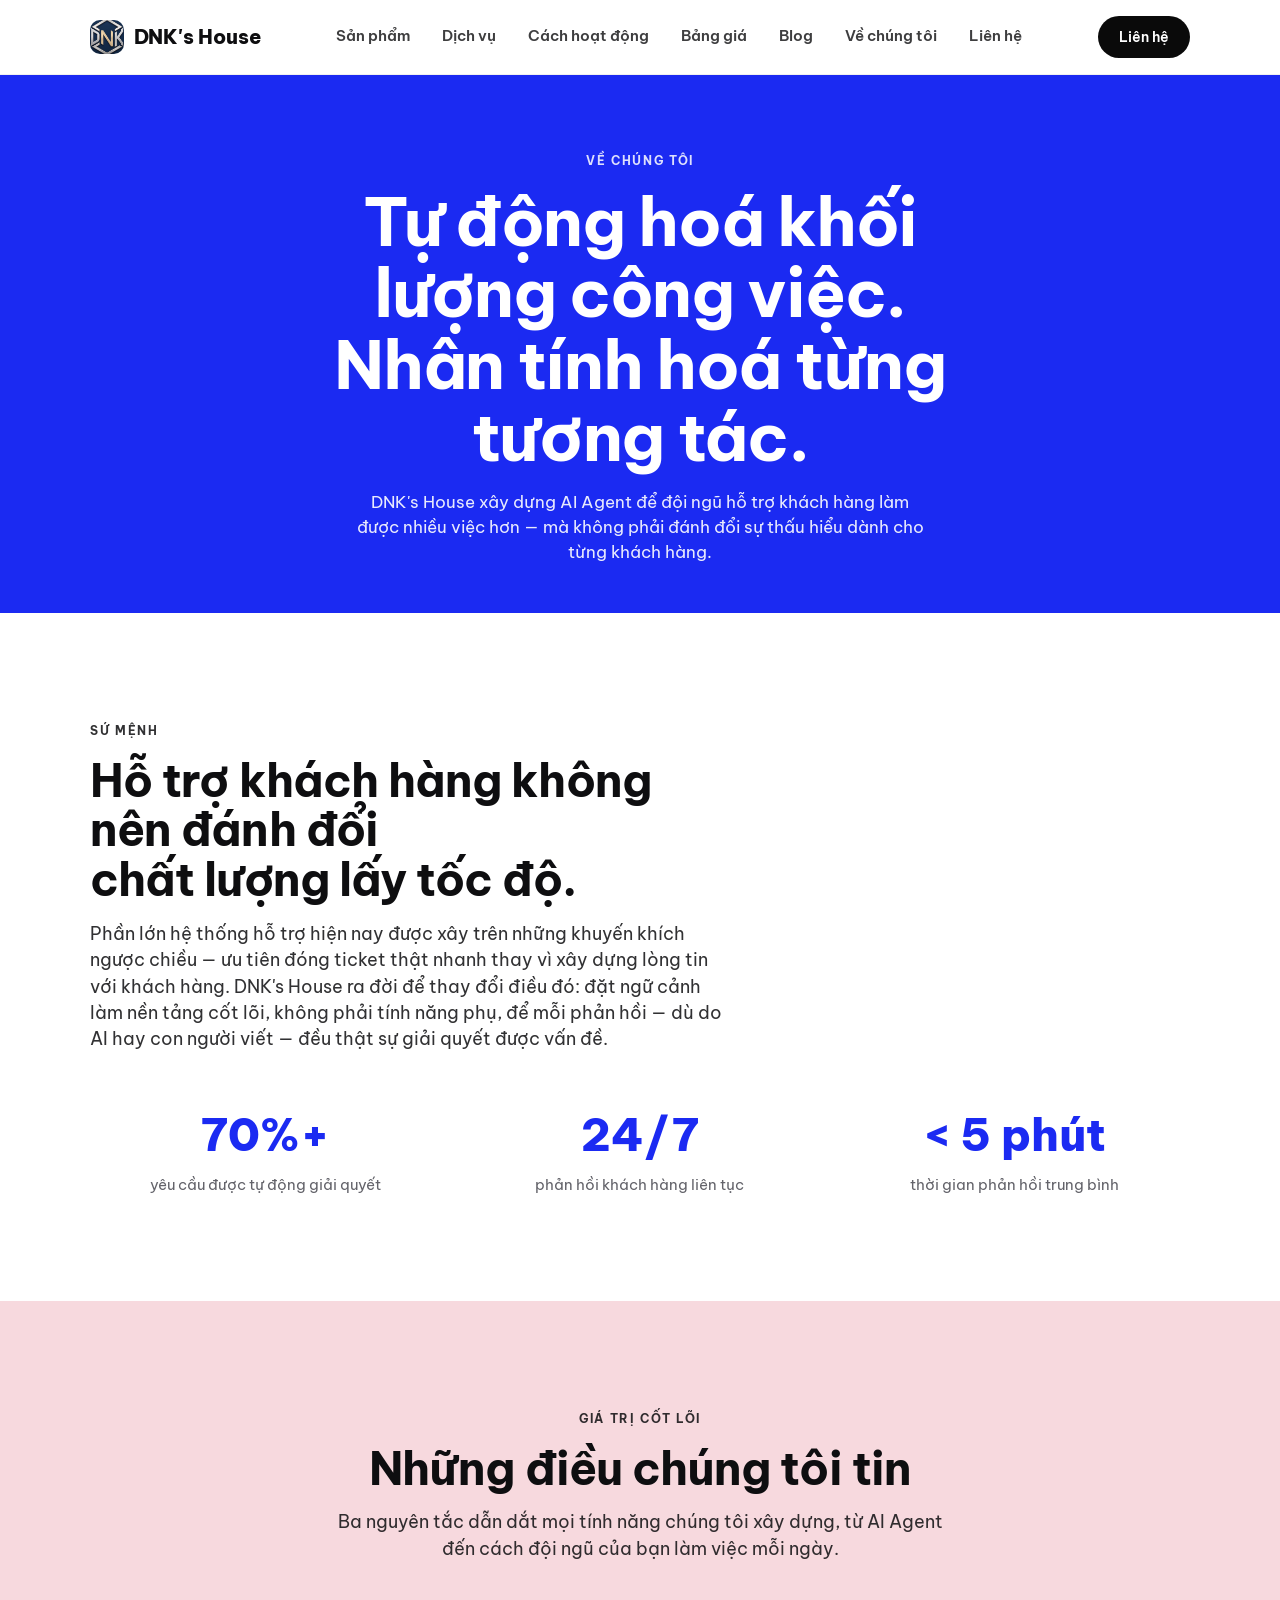
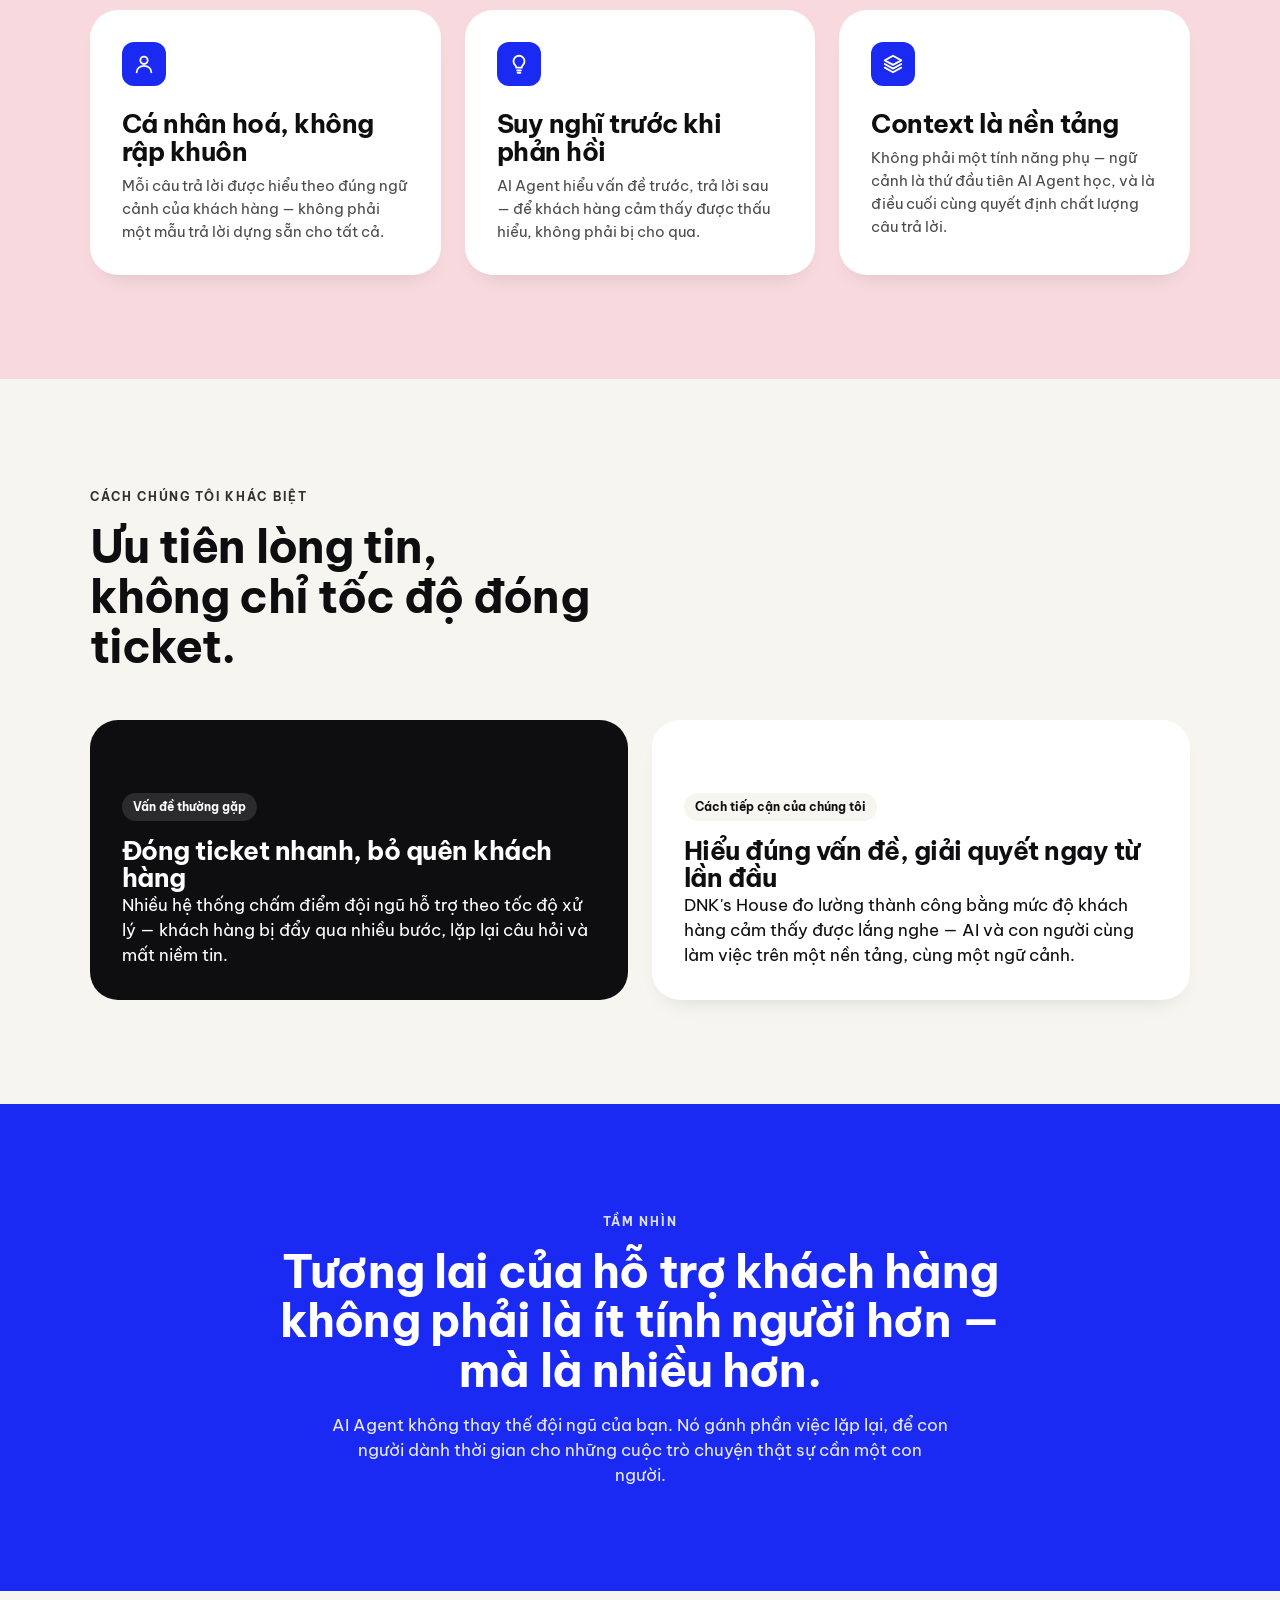
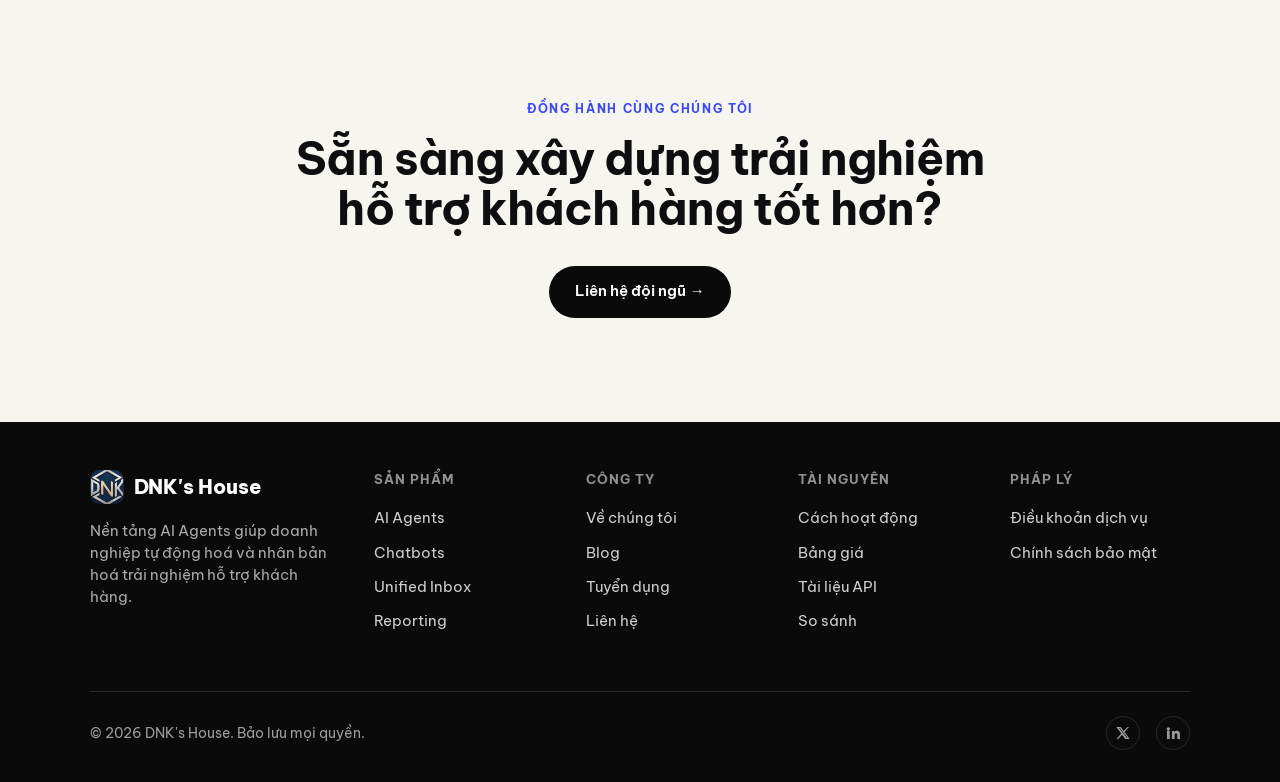
<file: pages/about.html>
<!doctype html>
<html lang="vi">
  <head>
    <meta charset="UTF-8" />
    <meta name="viewport" content="width=device-width, initial-scale=1.0" />
    <title>Về chúng tôi — DNK's House</title>
    <meta
      name="description"
      content="DNK's House tin rằng hỗ trợ khách hàng không nên đánh đổi chất lượng lấy tốc độ. Tìm hiểu sứ mệnh, giá trị cốt lõi và cách chúng tôi xây dựng AI Agent."
    />
    <link rel="preconnect" href="https://fonts.googleapis.com" />
    <link rel="preconnect" href="https://fonts.gstatic.com" crossorigin />
    <link
      href="https://fonts.googleapis.com/css2?family=Be+Vietnam+Pro:wght@400;500;600;700;800&display=swap"
      rel="stylesheet"
    />
    <link rel="stylesheet" href="../assets/css/tokens.css" />
    <link rel="stylesheet" href="../assets/css/base.css" />
    <link rel="stylesheet" href="../assets/css/components.css" />
  </head>

  <body>
    <a class="visually-hidden" href="#main">Bỏ qua tới nội dung chính</a>

    <header class="navbar">
      <div class="container">
        <a href="../index.html" class="logo">
          <img
            class="logo-mark"
            src="../assets/images/logo.png"
            alt="DNK's House logo"
          />
          DNK's House
        </a>

        <nav class="nav-links" id="nav-links">
          <a href="../index.html#features">Sản phẩm</a>
          <a href="services.html">Dịch vụ</a>
          <a href="../index.html#how-it-works">Cách hoạt động</a>
          <a href="../index.html#pricing">Bảng giá</a>
          <a href="../index.html#insights">Blog</a>
          <a href="about.html" aria-current="page">Về chúng tôi</a>
          <a href="contact.html">Liên hệ</a>
        </nav>

        <div class="nav-actions">
          <a href="contact.html" class="btn btn-black btn-sm">Liên hệ</a>
          <button
            class="nav-toggle"
            aria-label="Mở menu"
            aria-expanded="false"
            aria-controls="nav-links"
          >
            <svg
              viewBox="0 0 24 24"
              fill="none"
              stroke="currentColor"
              stroke-width="2"
              stroke-linecap="round"
            >
              <line x1="3" y1="6" x2="21" y2="6" />
              <line x1="3" y1="12" x2="21" y2="12" />
              <line x1="3" y1="18" x2="21" y2="18" />
            </svg>
          </button>
        </div>
      </div>
    </header>

    <main id="main">
      <!-- PAGE HEADER -->
      <section class="section page-header section-blue">
        <div class="container reveal">
          <span class="eyebrow">VỀ CHÚNG TÔI</span>
          <h1>
            Tự động hoá khối lượng công việc.<br />Nhân tính hoá từng tương tác.
          </h1>
          <p>
            DNK's House xây dựng AI Agent để đội ngũ hỗ trợ khách hàng làm được
            nhiều việc hơn — mà không phải đánh đổi sự thấu hiểu dành cho từng
            khách hàng.
          </p>
        </div>
      </section>

      <!-- MISSION -->
      <section class="section section-white">
        <div class="container">
          <div class="section-head reveal">
            <span class="eyebrow">SỨ MỆNH</span>
            <h2>
              Hỗ trợ khách hàng không nên đánh đổi<br />chất lượng lấy tốc độ.
            </h2>
            <p>
              Phần lớn hệ thống hỗ trợ hiện nay được xây trên những khuyến khích
              ngược chiều — ưu tiên đóng ticket thật nhanh thay vì xây dựng lòng
              tin với khách hàng. DNK's House ra đời để thay đổi điều đó: đặt
              ngữ cảnh làm nền tảng cốt lõi, không phải tính năng phụ, để mỗi
              phản hồi — dù do AI hay con người viết — đều thật sự giải quyết
              được vấn đề.
            </p>
          </div>

          <div class="stats-row">
            <div class="stat reveal">
              <div class="stat-number">70%+</div>
              <div class="stat-label">yêu cầu được tự động giải quyết</div>
            </div>
            <div class="stat reveal" style="--reveal-delay: 0.08s">
              <div class="stat-number">24/7</div>
              <div class="stat-label">phản hồi khách hàng liên tục</div>
            </div>
            <div class="stat reveal" style="--reveal-delay: 0.16s">
              <div class="stat-number">&lt; 5 phút</div>
              <div class="stat-label">thời gian phản hồi trung bình</div>
            </div>
          </div>
        </div>
      </section>

      <!-- CORE VALUES -->
      <section class="section section-pink">
        <div class="container">
          <div class="section-head centered reveal">
            <span class="eyebrow">GIÁ TRỊ CỐT LÕI</span>
            <h2>Những điều chúng tôi tin</h2>
            <p>
              Ba nguyên tắc dẫn dắt mọi tính năng chúng tôi xây dựng, từ AI
              Agent đến cách đội ngũ của bạn làm việc mỗi ngày.
            </p>
          </div>

          <div class="feature-grid">
            <article class="feature-card reveal">
              <div class="feature-icon">
                <svg
                  viewBox="0 0 24 24"
                  fill="none"
                  stroke="currentColor"
                  stroke-width="2"
                  stroke-linecap="round"
                  stroke-linejoin="round"
                >
                  <circle cx="12" cy="8" r="4" />
                  <path d="M4 21c0-4 3.6-7 8-7s8 3 8 7" />
                </svg>
              </div>
              <h3>Cá nhân hoá, không rập khuôn</h3>
              <p>
                Mỗi câu trả lời được hiểu theo đúng ngữ cảnh của khách hàng —
                không phải một mẫu trả lời dựng sẵn cho tất cả.
              </p>
            </article>

            <article class="feature-card reveal" style="--reveal-delay: 0.08s">
              <div class="feature-icon">
                <svg
                  viewBox="0 0 24 24"
                  fill="none"
                  stroke="currentColor"
                  stroke-width="2"
                  stroke-linecap="round"
                  stroke-linejoin="round"
                >
                  <path
                    d="M12 3a6 6 0 0 0-6 6c0 2 .8 3.2 1.8 4.3.6.7 1.2 1.4 1.2 2.2v.5h6v-.5c0-.8.6-1.5 1.2-2.2C17.2 12.2 18 11 18 9a6 6 0 0 0-6-6Z"
                  />
                  <path d="M10 19h4M10.5 21.5h3" />
                </svg>
              </div>
              <h3>Suy nghĩ trước khi phản hồi</h3>
              <p>
                AI Agent hiểu vấn đề trước, trả lời sau — để khách hàng cảm thấy
                được thấu hiểu, không phải bị cho qua.
              </p>
            </article>

            <article class="feature-card reveal" style="--reveal-delay: 0.16s">
              <div class="feature-icon">
                <svg
                  viewBox="0 0 24 24"
                  fill="none"
                  stroke="currentColor"
                  stroke-width="2"
                  stroke-linecap="round"
                  stroke-linejoin="round"
                >
                  <polygon points="12 3 21 8 12 13 3 8 12 3" />
                  <polyline points="3 16 12 21 21 16" />
                  <polyline points="3 12 12 17 21 12" />
                </svg>
              </div>
              <h3>Context là nền tảng</h3>
              <p>
                Không phải một tính năng phụ — ngữ cảnh là thứ đầu tiên AI Agent
                học, và là điều cuối cùng quyết định chất lượng câu trả lời.
              </p>
            </article>
          </div>
        </div>
      </section>

      <!-- APPROACH -->
      <section class="section section-cream">
        <div class="container">
          <div class="section-head reveal">
            <span class="eyebrow">CÁCH CHÚNG TÔI KHÁC BIỆT</span>
            <h2>Ưu tiên lòng tin,<br />không chỉ tốc độ đóng ticket.</h2>
          </div>

          <div class="split-cards">
            <div class="split-card card-dark reveal">
              <span class="tag">Vấn đề thường gặp</span>
              <h3>Đóng ticket nhanh, bỏ quên khách hàng</h3>
              <p>
                Nhiều hệ thống chấm điểm đội ngũ hỗ trợ theo tốc độ xử lý —
                khách hàng bị đẩy qua nhiều bước, lặp lại câu hỏi và mất niềm
                tin.
              </p>
            </div>
            <div
              class="split-card card-light reveal"
              style="--reveal-delay: 0.1s"
            >
              <span class="tag">Cách tiếp cận của chúng tôi</span>
              <h3>Hiểu đúng vấn đề, giải quyết ngay từ lần đầu</h3>
              <p>
                DNK's House đo lường thành công bằng mức độ khách hàng cảm thấy
                được lắng nghe — AI và con người cùng làm việc trên một nền
                tảng, cùng một ngữ cảnh.
              </p>
            </div>
          </div>
        </div>
      </section>

      <!-- TONE BANNER -->
      <section class="section section-blue">
        <div class="container final-cta reveal">
          <span class="eyebrow">TẦM NHÌN</span>
          <h2>
            Tương lai của hỗ trợ khách hàng<br />không phải là ít tính người hơn
            — mà là nhiều hơn.
          </h2>
          <p
            style="
              max-width: 56ch;
              margin-inline: auto;
              opacity: 0.9;
              margin-top: 1rem;
            "
          >
            AI Agent không thay thế đội ngũ của bạn. Nó gánh phần việc lặp lại,
            để con người dành thời gian cho những cuộc trò chuyện thật sự cần
            một con người.
          </p>
        </div>
      </section>

      <!-- FINAL CTA -->
      <section class="section section-cream">
        <div class="container final-cta reveal">
          <span class="eyebrow" style="color: var(--color-blue)"
            >ĐỒNG HÀNH CÙNG CHÚNG TÔI</span
          >
          <h2>Sẵn sàng xây dựng trải nghiệm<br />hỗ trợ khách hàng tốt hơn?</h2>
          <div class="cta-row centered">
            <a href="contact.html" class="btn btn-black">Liên hệ đội ngũ →</a>
          </div>
        </div>
      </section>
    </main>

    <footer class="site-footer section-black">
      <div class="container">
        <div class="footer-top">
          <div class="footer-brand">
            <a href="../index.html" class="logo" style="color: #fff">
              <img
                class="logo-mark"
                src="../assets/images/logo.png"
                alt="DNK's House logo"
              />
              DNK's House
            </a>
            <p>
              Nền tảng AI Agents giúp doanh nghiệp tự động hoá và nhân bản hoá
              trải nghiệm hỗ trợ khách hàng.
            </p>
          </div>

          <div class="footer-col">
            <h4>Sản phẩm</h4>
            <ul>
              <li><a href="../index.html#features">AI Agents</a></li>
              <li><a href="../index.html#features">Chatbots</a></li>
              <li><a href="../index.html#features">Unified Inbox</a></li>
              <li><a href="../index.html#features">Reporting</a></li>
            </ul>
          </div>

          <div class="footer-col">
            <h4>Công ty</h4>
            <ul>
              <li><a href="about.html">Về chúng tôi</a></li>
              <li><a href="../index.html#insights">Blog</a></li>
              <li><a href="../index.html">Tuyển dụng</a></li>
              <li><a href="contact.html">Liên hệ</a></li>
            </ul>
          </div>

          <div class="footer-col">
            <h4>Tài nguyên</h4>
            <ul>
              <li><a href="../index.html#how-it-works">Cách hoạt động</a></li>
              <li><a href="../index.html#pricing">Bảng giá</a></li>
              <li><a href="../index.html">Tài liệu API</a></li>
              <li><a href="../index.html">So sánh</a></li>
            </ul>
          </div>

          <div class="footer-col">
            <h4>Pháp lý</h4>
            <ul>
              <li><a href="../index.html">Điều khoản dịch vụ</a></li>
              <li><a href="../index.html">Chính sách bảo mật</a></li>
            </ul>
          </div>
        </div>

        <div class="footer-bottom">
          <span>© 2026 DNK's House. Bảo lưu mọi quyền.</span>
          <div class="social-icons">
            <a href="#" aria-label="Twitter / X">
              <svg viewBox="0 0 24 24" fill="currentColor">
                <path
                  d="M18.9 3H21l-6.7 7.6L22 21h-6.4l-5-6.5-5.7 6.5H2.3l7.1-8.1L2 3h6.5l4.5 6 5.9-6Zm-1.1 16.1h1.2L7.3 4.8H6l11.8 14.3Z"
                />
              </svg>
            </a>
            <a href="#" aria-label="LinkedIn">
              <svg viewBox="0 0 24 24" fill="currentColor">
                <path
                  d="M4.98 3.5a2.5 2.5 0 1 1 0 5 2.5 2.5 0 0 1 0-5ZM3 9h4v12H3V9Zm7 0h3.8v1.7h.05c.53-1 1.83-2.05 3.77-2.05 4.03 0 4.78 2.65 4.78 6.1V21h-4v-5.6c0-1.34-.02-3.06-1.86-3.06-1.87 0-2.16 1.46-2.16 2.96V21h-4V9Z"
                />
              </svg>
            </a>
          </div>
        </div>
      </div>
    </footer>

    <script src="../assets/js/main.js"></script>
  </body>
</html>
</file>
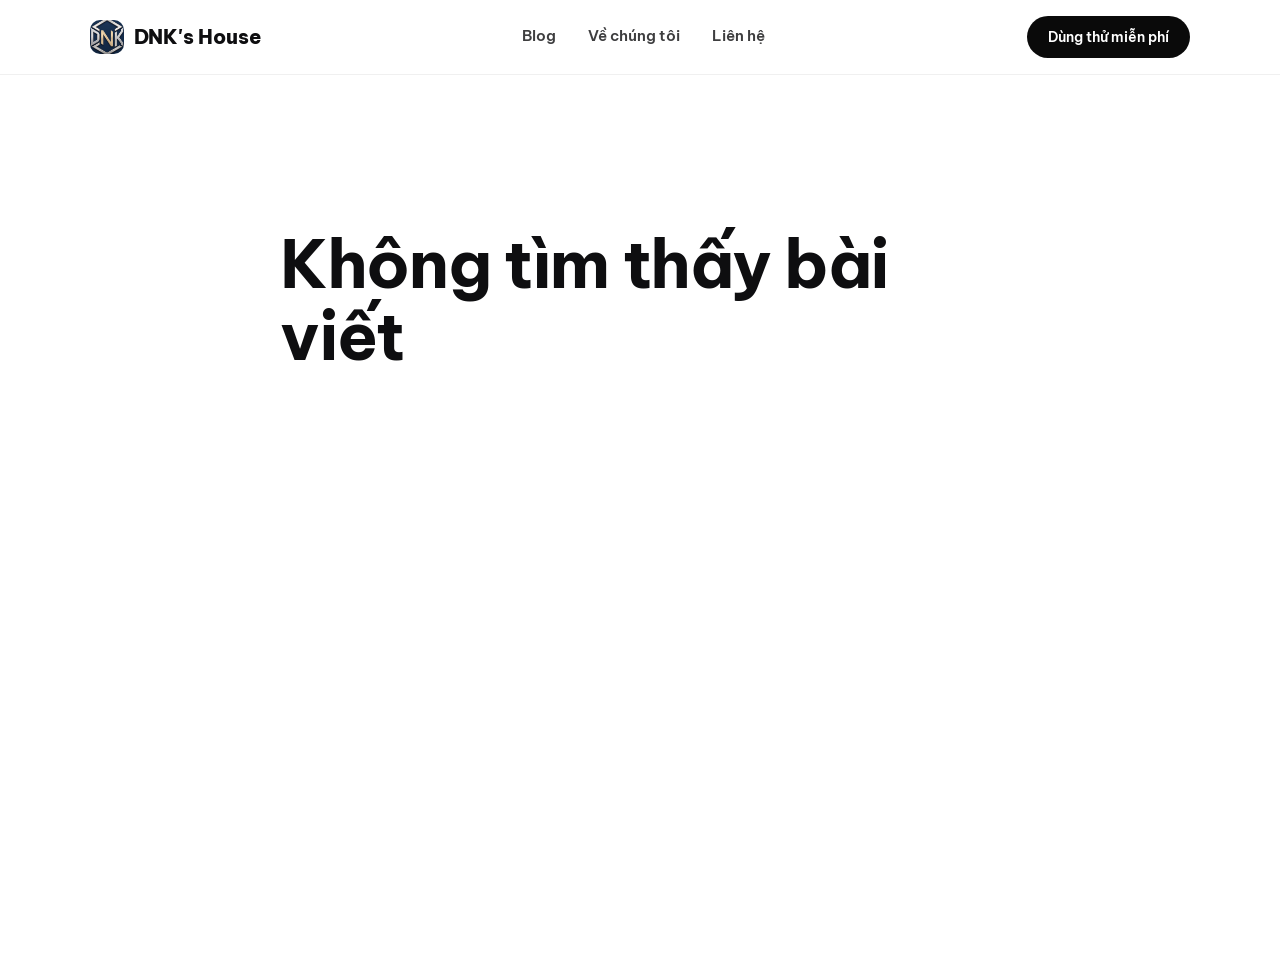
<file: pages/blog.html>
<!doctype html>
<html lang="vi">
  <head>
    <meta charset="UTF-8" />
    <meta name="viewport" content="width=device-width, initial-scale=1.0" />
    <title>Blog | DNK's House</title>
    <link rel="preconnect" href="https://fonts.googleapis.com" />
    <link rel="preconnect" href="https://fonts.gstatic.com" crossorigin />
    <link href="https://fonts.googleapis.com/css2?family=Be+Vietnam+Pro:wght@400;500;600;700;800&display=swap" rel="stylesheet" />
    <link rel="stylesheet" href="../assets/css/tokens.css" />
    <link rel="stylesheet" href="../assets/css/base.css" />
    <link rel="stylesheet" href="../assets/css/components.css" />
  </head>
  <body>
    <a class="visually-hidden" href="#main">Bỏ qua tới nội dung chính</a>
    <header class="navbar"><div class="container"><a href="../index.html" class="logo"><img class="logo-mark" src="../assets/images/logo.png" alt="DNK's House logo" />DNK's House</a><nav class="nav-links"><a href="../index.html#insights">Blog</a><a href="about.html">Về chúng tôi</a><a href="contact.html">Liên hệ</a></nav><div class="nav-actions"><a href="contact.html" class="btn btn-black btn-sm">Dùng thử miễn phí</a></div></div></header>
    <main id="main" class="blog-page"><article class="blog-post container reveal is-visible" id="blog-post" aria-live="polite"><p>Đang tải bài viết…</p></article></main>
    <script src="../assets/js/supabase-config.js"></script>
    <script src="../assets/js/blog.js"></script>
  </body>
</html>
</file>
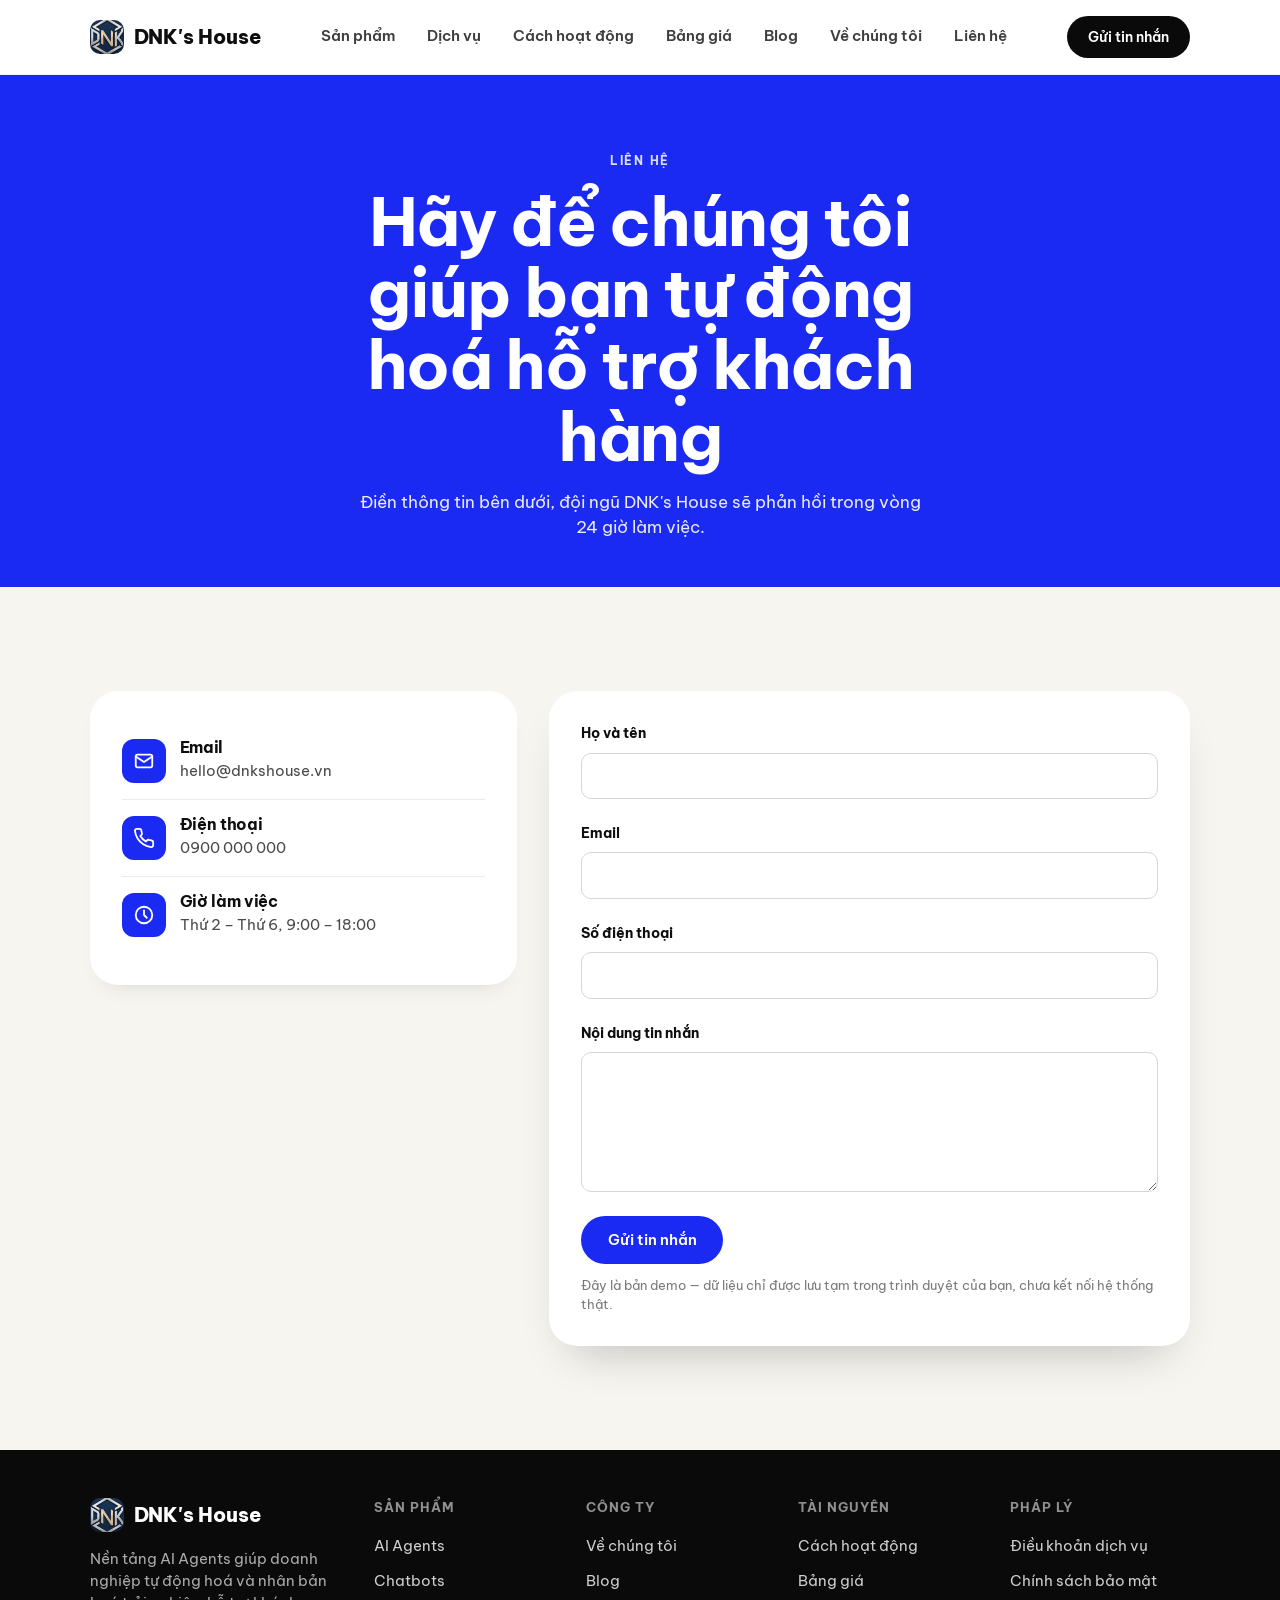
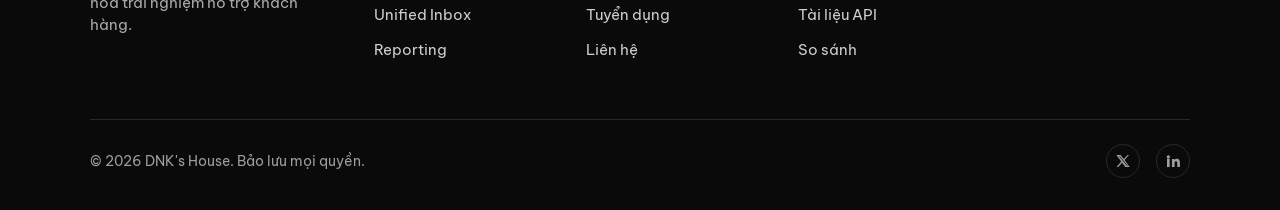
<file: pages/contact.html>
<!doctype html>
<html lang="vi">
  <head>
    <meta charset="UTF-8" />
    <meta name="viewport" content="width=device-width, initial-scale=1.0" />
    <title>Liên hệ — DNK's House</title>
    <meta
      name="description"
      content="Liên hệ với DNK's House để được tư vấn triển khai AI Agent cho hỗ trợ khách hàng doanh nghiệp của bạn."
    />
    <link rel="preconnect" href="https://fonts.googleapis.com" />
    <link rel="preconnect" href="https://fonts.gstatic.com" crossorigin />
    <link
      href="https://fonts.googleapis.com/css2?family=Be+Vietnam+Pro:wght@400;500;600;700;800&display=swap"
      rel="stylesheet"
    />
    <link rel="stylesheet" href="../assets/css/tokens.css" />
    <link rel="stylesheet" href="../assets/css/base.css" />
    <link rel="stylesheet" href="../assets/css/components.css" />
  </head>

  <body>
    <a class="visually-hidden" href="#main">Bỏ qua tới nội dung chính</a>

    <header class="navbar">
      <div class="container">
        <a href="../index.html" class="logo">
          <img
            class="logo-mark"
            src="../assets/images/logo.png"
            alt="DNK's House logo"
          />
          DNK's House
        </a>

        <nav class="nav-links" id="nav-links">
          <a href="../index.html#features">Sản phẩm</a>
          <a href="services.html">Dịch vụ</a>
          <a href="../index.html#how-it-works">Cách hoạt động</a>
          <a href="../index.html#pricing">Bảng giá</a>
          <a href="../index.html#insights">Blog</a>
          <a href="about.html">Về chúng tôi</a>
          <a href="contact.html" aria-current="page">Liên hệ</a>
        </nav>

        <div class="nav-actions">
          <a href="#contact-form" class="btn btn-black btn-sm">Gửi tin nhắn</a>
          <button
            class="nav-toggle"
            aria-label="Mở menu"
            aria-expanded="false"
            aria-controls="nav-links"
          >
            <svg
              viewBox="0 0 24 24"
              fill="none"
              stroke="currentColor"
              stroke-width="2"
              stroke-linecap="round"
            >
              <line x1="3" y1="6" x2="21" y2="6" />
              <line x1="3" y1="12" x2="21" y2="12" />
              <line x1="3" y1="18" x2="21" y2="18" />
            </svg>
          </button>
        </div>
      </div>
    </header>

    <main id="main">
      <!-- PAGE HEADER -->
      <section class="section page-header section-blue">
        <div class="container reveal">
          <span class="eyebrow">LIÊN HỆ</span>
          <h1>Hãy để chúng tôi giúp bạn tự động hoá hỗ trợ khách hàng</h1>
          <p>
            Điền thông tin bên dưới, đội ngũ DNK's House sẽ phản hồi trong vòng
            24 giờ làm việc.
          </p>
        </div>
      </section>

      <!-- CONTACT -->
      <section class="section section-cream" id="contact-form">
        <div class="container">
          <div class="contact-grid">
            <!-- CONTACT INFO -->
            <div class="contact-info-card reveal">
              <div class="contact-info-item">
                <div class="feature-icon">
                  <svg
                    viewBox="0 0 24 24"
                    fill="none"
                    stroke="currentColor"
                    stroke-width="2"
                    stroke-linecap="round"
                    stroke-linejoin="round"
                  >
                    <rect x="3" y="5" width="18" height="14" rx="2" />
                    <path d="m3 7 9 6 9-6" />
                  </svg>
                </div>
                <div>
                  <h3>Email</h3>
                  <!-- Placeholder — thay bằng email liên hệ thật của DNK's House -->
                  <p>hello@dnkshouse.vn</p>
                </div>
              </div>

              <div class="contact-info-item">
                <div class="feature-icon">
                  <svg
                    viewBox="0 0 24 24"
                    fill="none"
                    stroke="currentColor"
                    stroke-width="2"
                    stroke-linecap="round"
                    stroke-linejoin="round"
                  >
                    <path
                      d="M22 16.9v3a2 2 0 0 1-2.2 2 19.8 19.8 0 0 1-8.6-3.1 19.5 19.5 0 0 1-6-6 19.8 19.8 0 0 1-3.1-8.7A2 2 0 0 1 4.1 2h3a2 2 0 0 1 2 1.7c.1.9.3 1.8.6 2.7a2 2 0 0 1-.4 2.1L8 9.9a16 16 0 0 0 6 6l1.4-1.4a2 2 0 0 1 2.1-.4c.9.3 1.8.5 2.7.6a2 2 0 0 1 1.8 2Z"
                    />
                  </svg>
                </div>
                <div>
                  <h3>Điện thoại</h3>
                  <!-- Placeholder — thay bằng số hotline thật của DNK's House -->
                  <p>0900 000 000</p>
                </div>
              </div>

              <div class="contact-info-item">
                <div class="feature-icon">
                  <svg
                    viewBox="0 0 24 24"
                    fill="none"
                    stroke="currentColor"
                    stroke-width="2"
                    stroke-linecap="round"
                    stroke-linejoin="round"
                  >
                    <circle cx="12" cy="12" r="9" />
                    <path d="M12 7v5l3 3" />
                  </svg>
                </div>
                <div>
                  <h3>Giờ làm việc</h3>
                  <p>Thứ 2 – Thứ 6, 9:00 – 18:00</p>
                </div>
              </div>
            </div>

            <!-- FORM -->
            <div class="contact-form-card reveal" style="--reveal-delay: 0.1s">
              <form id="contact-form-el" class="contact-form" novalidate>
                <div class="form-group">
                  <label class="form-label" for="field-name">Họ và tên</label>
                  <input
                    class="form-input"
                    type="text"
                    id="field-name"
                    name="name"
                    autocomplete="name"
                    aria-describedby="error-name"
                  />
                  <p class="form-error" id="error-name" role="alert"></p>
                </div>

                <div class="form-group">
                  <label class="form-label" for="field-email">Email</label>
                  <input
                    class="form-input"
                    type="email"
                    id="field-email"
                    name="email"
                    autocomplete="email"
                    aria-describedby="error-email"
                  />
                  <p class="form-error" id="error-email" role="alert"></p>
                </div>

                <div class="form-group">
                  <label class="form-label" for="field-phone"
                    >Số điện thoại</label
                  >
                  <input
                    class="form-input"
                    type="tel"
                    id="field-phone"
                    name="phone"
                    autocomplete="tel"
                    aria-describedby="error-phone"
                  />
                  <p class="form-error" id="error-phone" role="alert"></p>
                </div>

                <div class="form-group">
                  <label class="form-label" for="field-message"
                    >Nội dung tin nhắn</label
                  >
                  <textarea
                    class="form-textarea"
                    id="field-message"
                    name="message"
                    aria-describedby="error-message"
                  ></textarea>
                  <p class="form-error" id="error-message" role="alert"></p>
                </div>

                <button type="submit" class="btn btn-blue" id="submit-btn">
                  Gửi tin nhắn
                </button>
                <p class="form-note">
                  Đây là bản demo — dữ liệu chỉ được lưu tạm trong trình duyệt
                  của bạn, chưa kết nối hệ thống thật.
                </p>
              </form>

              <div
                class="form-success"
                id="form-success"
                aria-live="polite"
                tabindex="-1"
              >
                <div class="form-success-icon">
                  <svg
                    viewBox="0 0 24 24"
                    fill="none"
                    stroke="currentColor"
                    stroke-width="2.5"
                    stroke-linecap="round"
                    stroke-linejoin="round"
                  >
                    <path d="M20 6 9 17l-5-5" />
                  </svg>
                </div>
                <h3>Gửi tin nhắn thành công!</h3>
                <p>
                  Cảm ơn bạn đã liên hệ với DNK's House. Đội ngũ của chúng tôi
                  sẽ phản hồi trong vòng 24 giờ làm việc.
                </p>
                <button type="button" class="btn btn-black" id="reset-btn">
                  Gửi tin nhắn khác
                </button>
              </div>
            </div>
          </div>
        </div>
      </section>
    </main>

    <footer class="site-footer section-black">
      <div class="container">
        <div class="footer-top">
          <div class="footer-brand">
            <a href="../index.html" class="logo" style="color: #fff">
              <img
                class="logo-mark"
                src="../assets/images/logo.png"
                alt="DNK's House logo"
              />
              DNK's House
            </a>
            <p>
              Nền tảng AI Agents giúp doanh nghiệp tự động hoá và nhân bản hoá
              trải nghiệm hỗ trợ khách hàng.
            </p>
          </div>

          <div class="footer-col">
            <h4>Sản phẩm</h4>
            <ul>
              <li><a href="../index.html#features">AI Agents</a></li>
              <li><a href="../index.html#features">Chatbots</a></li>
              <li><a href="../index.html#features">Unified Inbox</a></li>
              <li><a href="../index.html#features">Reporting</a></li>
            </ul>
          </div>

          <div class="footer-col">
            <h4>Công ty</h4>
            <ul>
              <li><a href="../index.html">Về chúng tôi</a></li>
              <li><a href="../index.html#insights">Blog</a></li>
              <li><a href="../index.html">Tuyển dụng</a></li>
              <li><a href="contact.html">Liên hệ</a></li>
            </ul>
          </div>

          <div class="footer-col">
            <h4>Tài nguyên</h4>
            <ul>
              <li><a href="../index.html#how-it-works">Cách hoạt động</a></li>
              <li><a href="../index.html#pricing">Bảng giá</a></li>
              <li><a href="../index.html">Tài liệu API</a></li>
              <li><a href="../index.html">So sánh</a></li>
            </ul>
          </div>

          <div class="footer-col">
            <h4>Pháp lý</h4>
            <ul>
              <li><a href="../index.html">Điều khoản dịch vụ</a></li>
              <li><a href="../index.html">Chính sách bảo mật</a></li>
            </ul>
          </div>
        </div>

        <div class="footer-bottom">
          <span>© 2026 DNK's House. Bảo lưu mọi quyền.</span>
          <div class="social-icons">
            <a href="#" aria-label="Twitter / X">
              <svg viewBox="0 0 24 24" fill="currentColor">
                <path
                  d="M18.9 3H21l-6.7 7.6L22 21h-6.4l-5-6.5-5.7 6.5H2.3l7.1-8.1L2 3h6.5l4.5 6 5.9-6Zm-1.1 16.1h1.2L7.3 4.8H6l11.8 14.3Z"
                />
              </svg>
            </a>
            <a href="#" aria-label="LinkedIn">
              <svg viewBox="0 0 24 24" fill="currentColor">
                <path
                  d="M4.98 3.5a2.5 2.5 0 1 1 0 5 2.5 2.5 0 0 1 0-5ZM3 9h4v12H3V9Zm7 0h3.8v1.7h.05c.53-1 1.83-2.05 3.77-2.05 4.03 0 4.78 2.65 4.78 6.1V21h-4v-5.6c0-1.34-.02-3.06-1.86-3.06-1.87 0-2.16 1.46-2.16 2.96V21h-4V9Z"
                />
              </svg>
            </a>
          </div>
        </div>
      </div>
    </footer>

    <script src="../assets/js/main.js"></script>
    <script src="../assets/js/contact.js"></script>
  </body>
</html>
</file>
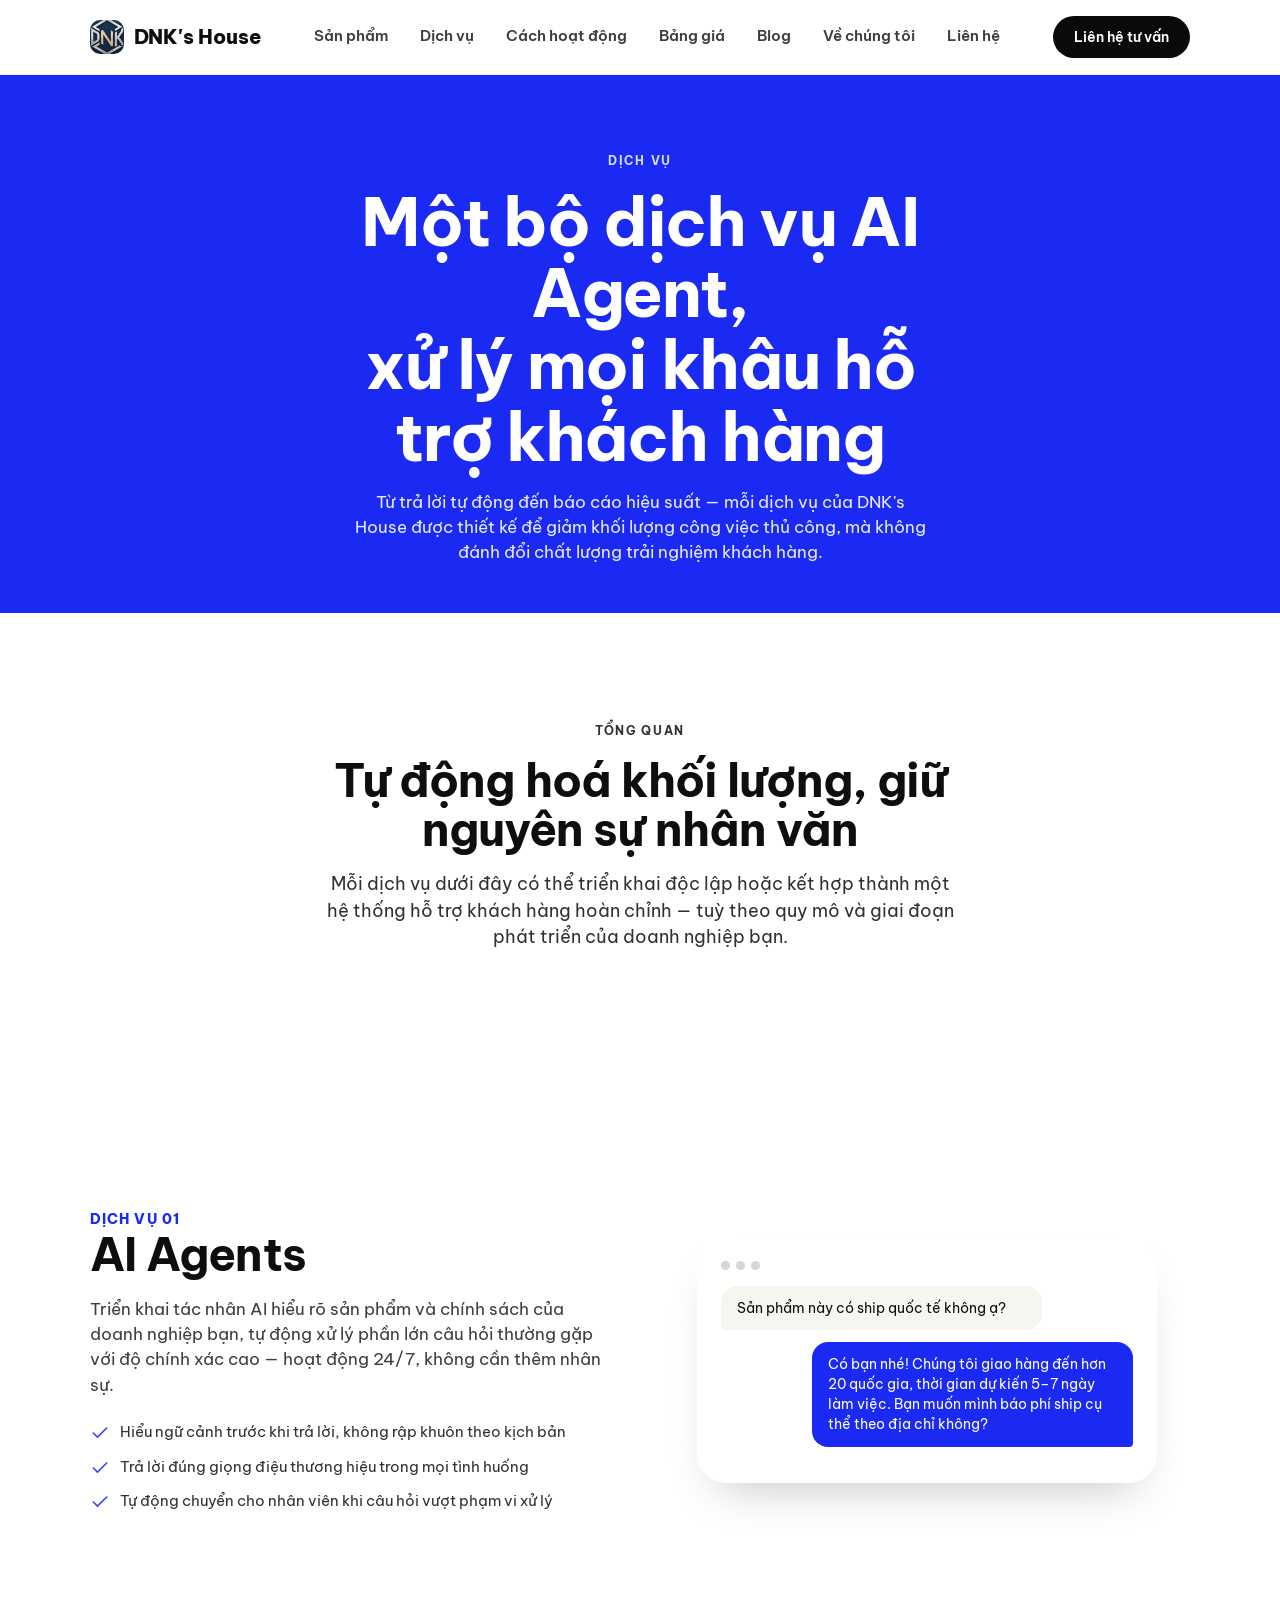
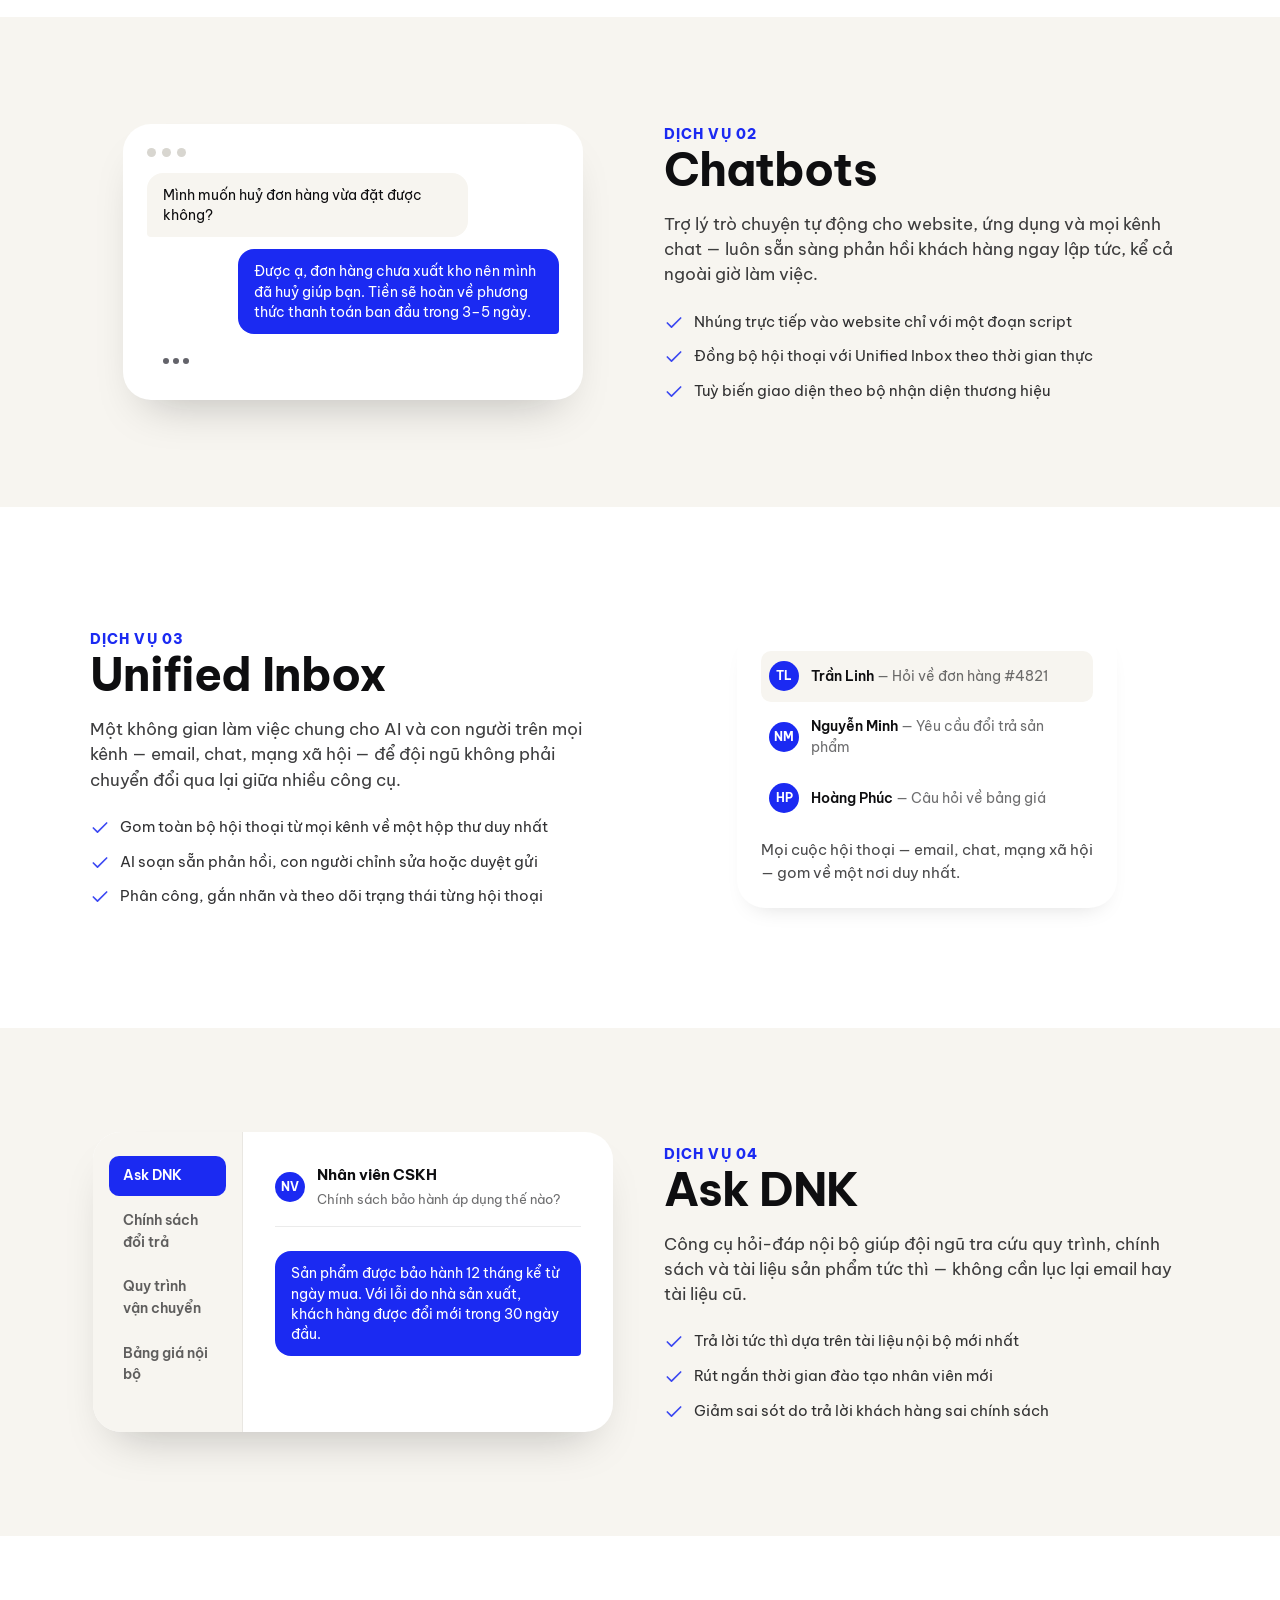
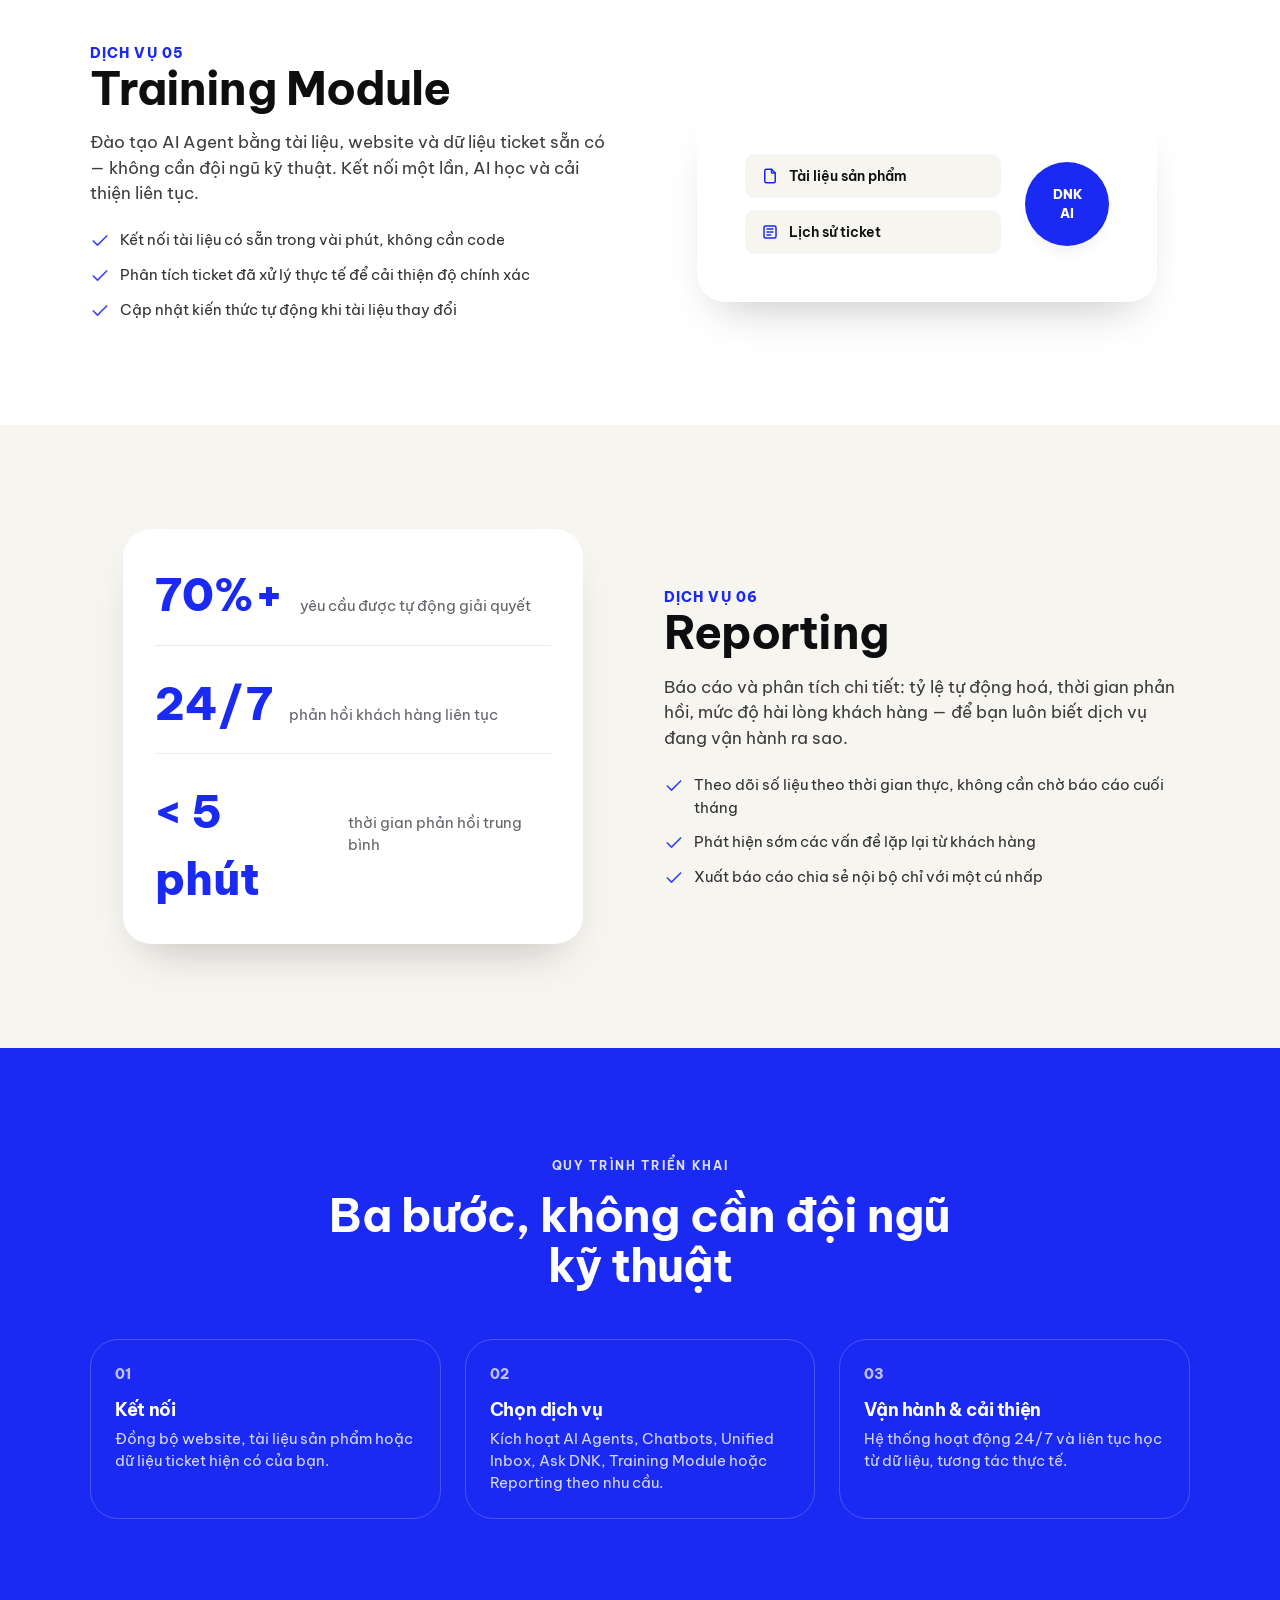
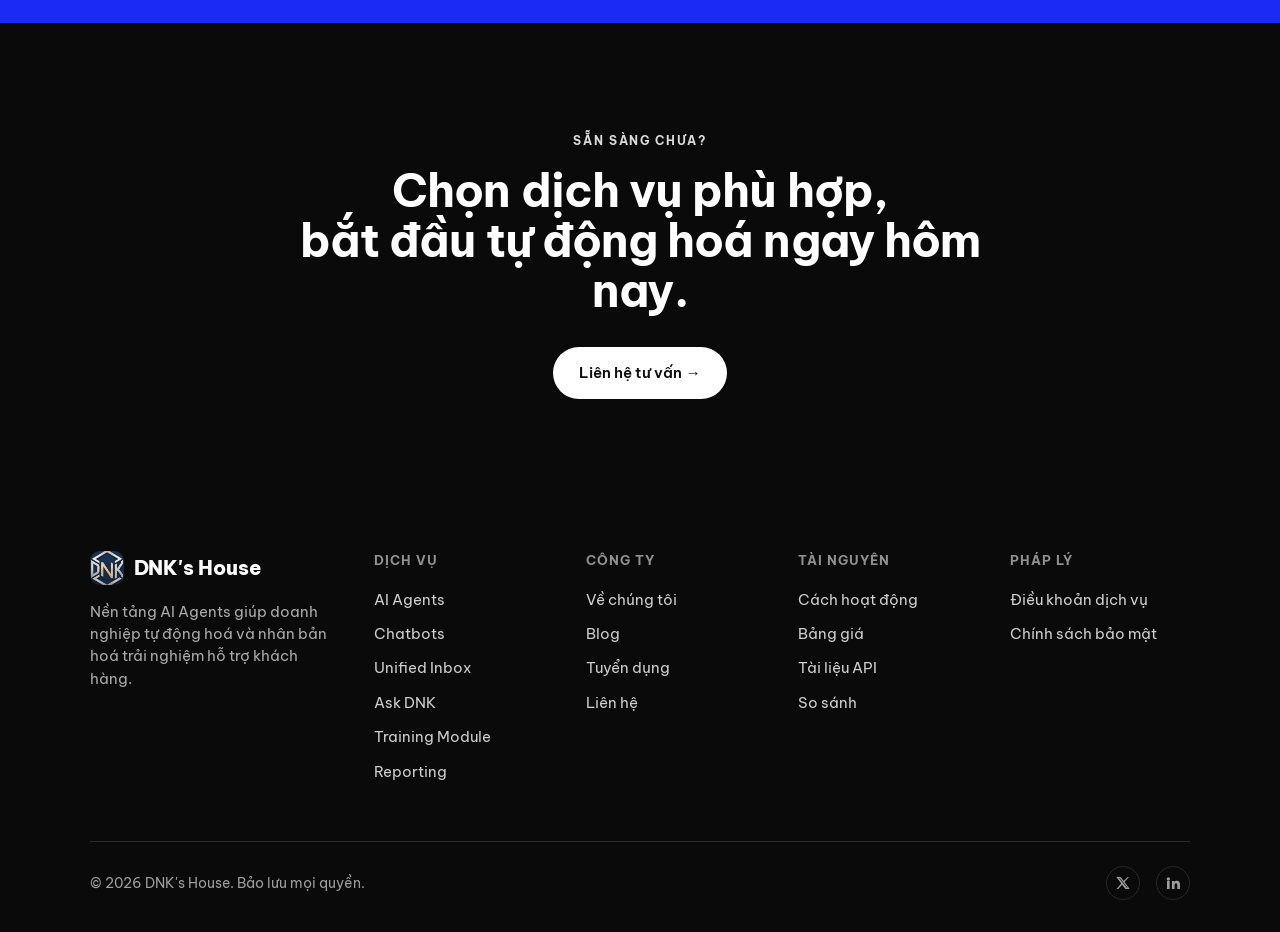
<file: pages/services.html>
<!doctype html>
<html lang="vi">
  <head>
    <meta charset="UTF-8" />
    <meta name="viewport" content="width=device-width, initial-scale=1.0" />
    <title>Dịch vụ — DNK's House</title>
    <meta
      name="description"
      content="Khám phá bộ dịch vụ AI Agent của DNK's House: AI Agents, Chatbots, Unified Inbox, Ask DNK, Training Module và Reporting — tự động hoá hỗ trợ khách hàng, giữ đúng giọng điệu thương hiệu."
    />
    <link rel="preconnect" href="https://fonts.googleapis.com" />
    <link rel="preconnect" href="https://fonts.gstatic.com" crossorigin />
    <link
      href="https://fonts.googleapis.com/css2?family=Be+Vietnam+Pro:wght@400;500;600;700;800&display=swap"
      rel="stylesheet"
    />
    <link rel="stylesheet" href="../assets/css/tokens.css" />
    <link rel="stylesheet" href="../assets/css/base.css" />
    <link rel="stylesheet" href="../assets/css/components.css" />
  </head>

  <body>
    <a class="visually-hidden" href="#main">Bỏ qua tới nội dung chính</a>

    <header class="navbar">
      <div class="container">
        <a href="../index.html" class="logo">
          <img
            class="logo-mark"
            src="../assets/images/logo.png"
            alt="DNK's House logo"
          />
          DNK's House
        </a>

        <nav class="nav-links" id="nav-links">
          <a href="../index.html#features">Sản phẩm</a>
          <a href="services.html" aria-current="page">Dịch vụ</a>
          <a href="../index.html#how-it-works">Cách hoạt động</a>
          <a href="../index.html#pricing">Bảng giá</a>
          <a href="../index.html#insights">Blog</a>
          <a href="about.html">Về chúng tôi</a>
          <a href="contact.html">Liên hệ</a>
        </nav>

        <div class="nav-actions">
          <a href="contact.html" class="btn btn-black btn-sm">Liên hệ tư vấn</a>
          <button
            class="nav-toggle"
            aria-label="Mở menu"
            aria-expanded="false"
            aria-controls="nav-links"
          >
            <svg
              viewBox="0 0 24 24"
              fill="none"
              stroke="currentColor"
              stroke-width="2"
              stroke-linecap="round"
            >
              <line x1="3" y1="6" x2="21" y2="6" />
              <line x1="3" y1="12" x2="21" y2="12" />
              <line x1="3" y1="18" x2="21" y2="18" />
            </svg>
          </button>
        </div>
      </div>
    </header>

    <main id="main">
      <!-- PAGE HEADER -->
      <section class="section page-header section-blue">
        <div class="container reveal">
          <span class="eyebrow">DỊCH VỤ</span>
          <h1>
            Một bộ dịch vụ AI Agent,<br />xử lý mọi khâu hỗ trợ khách hàng
          </h1>
          <p>
            Từ trả lời tự động đến báo cáo hiệu suất — mỗi dịch vụ của DNK's
            House được thiết kế để giảm khối lượng công việc thủ công, mà không
            đánh đổi chất lượng trải nghiệm khách hàng.
          </p>
        </div>
      </section>

      <!-- INTRO -->
      <section class="section section-white">
        <div class="container">
          <div class="section-head centered reveal">
            <span class="eyebrow">TỔNG QUAN</span>
            <h2>Tự động hoá khối lượng, giữ nguyên sự nhân văn</h2>
            <p>
              Mỗi dịch vụ dưới đây có thể triển khai độc lập hoặc kết hợp thành
              một hệ thống hỗ trợ khách hàng hoàn chỉnh — tuỳ theo quy mô và
              giai đoạn phát triển của doanh nghiệp bạn.
            </p>
          </div>
        </div>
      </section>

      <!-- SERVICE 1: AI AGENTS -->
      <section class="section service-section section-white" id="ai-agents">
        <div class="container service-row">
          <div class="service-copy reveal">
            <span class="service-number">DỊCH VỤ 01</span>
            <h2>AI Agents</h2>
            <p style="margin-top: var(--space-3); opacity: 0.8">
              Triển khai tác nhân AI hiểu rõ sản phẩm và chính sách của doanh
              nghiệp bạn, tự động xử lý phần lớn câu hỏi thường gặp với độ chính
              xác cao — hoạt động 24/7, không cần thêm nhân sự.
            </p>
            <ul class="service-check-list">
              <li>
                <svg
                  viewBox="0 0 24 24"
                  fill="none"
                  stroke="currentColor"
                  stroke-width="2"
                  stroke-linecap="round"
                  stroke-linejoin="round"
                >
                  <path d="M20 6 9 17l-5-5" />
                </svg>
                Hiểu ngữ cảnh trước khi trả lời, không rập khuôn theo kịch bản
              </li>
              <li>
                <svg
                  viewBox="0 0 24 24"
                  fill="none"
                  stroke="currentColor"
                  stroke-width="2"
                  stroke-linecap="round"
                  stroke-linejoin="round"
                >
                  <path d="M20 6 9 17l-5-5" />
                </svg>
                Trả lời đúng giọng điệu thương hiệu trong mọi tình huống
              </li>
              <li>
                <svg
                  viewBox="0 0 24 24"
                  fill="none"
                  stroke="currentColor"
                  stroke-width="2"
                  stroke-linecap="round"
                  stroke-linejoin="round"
                >
                  <path d="M20 6 9 17l-5-5" />
                </svg>
                Tự động chuyển cho nhân viên khi câu hỏi vượt phạm vi xử lý
              </li>
            </ul>
          </div>

          <div class="service-visual reveal" style="--reveal-delay: 0.1s">
            <div class="mockup-frame">
              <div class="mockup-dots">
                <span></span><span></span><span></span>
              </div>
              <div class="chat-bubble from-user">
                Sản phẩm này có ship quốc tế không ạ?
              </div>
              <div class="chat-bubble from-agent">
                Có bạn nhé! Chúng tôi giao hàng đến hơn 20 quốc gia, thời gian
                dự kiến 5–7 ngày làm việc. Bạn muốn mình báo phí ship cụ thể
                theo địa chỉ không?
              </div>
            </div>
          </div>
        </div>
      </section>

      <!-- SERVICE 2: CHATBOTS -->
      <section class="section service-section section-cream" id="chatbots">
        <div class="container service-row reverse">
          <div class="service-copy reveal">
            <span class="service-number">DỊCH VỤ 02</span>
            <h2>Chatbots</h2>
            <p style="margin-top: var(--space-3); opacity: 0.8">
              Trợ lý trò chuyện tự động cho website, ứng dụng và mọi kênh chat —
              luôn sẵn sàng phản hồi khách hàng ngay lập tức, kể cả ngoài giờ
              làm việc.
            </p>
            <ul class="service-check-list">
              <li>
                <svg
                  viewBox="0 0 24 24"
                  fill="none"
                  stroke="currentColor"
                  stroke-width="2"
                  stroke-linecap="round"
                  stroke-linejoin="round"
                >
                  <path d="M20 6 9 17l-5-5" />
                </svg>
                Nhúng trực tiếp vào website chỉ với một đoạn script
              </li>
              <li>
                <svg
                  viewBox="0 0 24 24"
                  fill="none"
                  stroke="currentColor"
                  stroke-width="2"
                  stroke-linecap="round"
                  stroke-linejoin="round"
                >
                  <path d="M20 6 9 17l-5-5" />
                </svg>
                Đồng bộ hội thoại với Unified Inbox theo thời gian thực
              </li>
              <li>
                <svg
                  viewBox="0 0 24 24"
                  fill="none"
                  stroke="currentColor"
                  stroke-width="2"
                  stroke-linecap="round"
                  stroke-linejoin="round"
                >
                  <path d="M20 6 9 17l-5-5" />
                </svg>
                Tuỳ biến giao diện theo bộ nhận diện thương hiệu
              </li>
            </ul>
          </div>

          <div class="service-visual reveal" style="--reveal-delay: 0.1s">
            <div class="mockup-frame">
              <div class="mockup-dots">
                <span></span><span></span><span></span>
              </div>
              <div class="chat-bubble from-user">
                Mình muốn huỷ đơn hàng vừa đặt được không?
              </div>
              <div class="chat-bubble from-agent">
                Được ạ, đơn hàng chưa xuất kho nên mình đã huỷ giúp bạn. Tiền sẽ
                hoàn về phương thức thanh toán ban đầu trong 3–5 ngày.
              </div>
              <div class="chat-typing">
                <span></span><span></span><span></span>
              </div>
            </div>
          </div>
        </div>
      </section>

      <!-- SERVICE 3: UNIFIED INBOX -->
      <section class="section service-section section-white" id="unified-inbox">
        <div class="container service-row">
          <div class="service-copy reveal">
            <span class="service-number">DỊCH VỤ 03</span>
            <h2>Unified Inbox</h2>
            <p style="margin-top: var(--space-3); opacity: 0.8">
              Một không gian làm việc chung cho AI và con người trên mọi kênh —
              email, chat, mạng xã hội — để đội ngũ không phải chuyển đổi qua
              lại giữa nhiều công cụ.
            </p>
            <ul class="service-check-list">
              <li>
                <svg
                  viewBox="0 0 24 24"
                  fill="none"
                  stroke="currentColor"
                  stroke-width="2"
                  stroke-linecap="round"
                  stroke-linejoin="round"
                >
                  <path d="M20 6 9 17l-5-5" />
                </svg>
                Gom toàn bộ hội thoại từ mọi kênh về một hộp thư duy nhất
              </li>
              <li>
                <svg
                  viewBox="0 0 24 24"
                  fill="none"
                  stroke="currentColor"
                  stroke-width="2"
                  stroke-linecap="round"
                  stroke-linejoin="round"
                >
                  <path d="M20 6 9 17l-5-5" />
                </svg>
                AI soạn sẵn phản hồi, con người chỉnh sửa hoặc duyệt gửi
              </li>
              <li>
                <svg
                  viewBox="0 0 24 24"
                  fill="none"
                  stroke="currentColor"
                  stroke-width="2"
                  stroke-linecap="round"
                  stroke-linejoin="round"
                >
                  <path d="M20 6 9 17l-5-5" />
                </svg>
                Phân công, gắn nhãn và theo dõi trạng thái từng hội thoại
              </li>
            </ul>
          </div>

          <div class="service-visual reveal" style="--reveal-delay: 0.1s">
            <figure class="inbox-card" style="max-width: none">
              <div class="inbox-row active">
                <div class="avatar">TL</div>
                <div>
                  Trần Linh <span class="snippet">— Hỏi về đơn hàng #4821</span>
                </div>
              </div>
              <div class="inbox-row">
                <div class="avatar">NM</div>
                <div>
                  Nguyễn Minh
                  <span class="snippet">— Yêu cầu đổi trả sản phẩm</span>
                </div>
              </div>
              <div class="inbox-row">
                <div class="avatar">HP</div>
                <div>
                  Hoàng Phúc <span class="snippet">— Câu hỏi về bảng giá</span>
                </div>
              </div>
              <figcaption>
                Mọi cuộc hội thoại — email, chat, mạng xã hội — gom về một nơi
                duy nhất.
              </figcaption>
            </figure>
          </div>
        </div>
      </section>

      <!-- SERVICE 4: ASK DNK -->
      <section class="section service-section section-cream" id="ask-dnk">
        <div class="container service-row reverse">
          <div class="service-copy reveal">
            <span class="service-number">DỊCH VỤ 04</span>
            <h2>Ask DNK</h2>
            <p style="margin-top: var(--space-3); opacity: 0.8">
              Công cụ hỏi-đáp nội bộ giúp đội ngũ tra cứu quy trình, chính sách
              và tài liệu sản phẩm tức thì — không cần lục lại email hay tài
              liệu cũ.
            </p>
            <ul class="service-check-list">
              <li>
                <svg
                  viewBox="0 0 24 24"
                  fill="none"
                  stroke="currentColor"
                  stroke-width="2"
                  stroke-linecap="round"
                  stroke-linejoin="round"
                >
                  <path d="M20 6 9 17l-5-5" />
                </svg>
                Trả lời tức thì dựa trên tài liệu nội bộ mới nhất
              </li>
              <li>
                <svg
                  viewBox="0 0 24 24"
                  fill="none"
                  stroke="currentColor"
                  stroke-width="2"
                  stroke-linecap="round"
                  stroke-linejoin="round"
                >
                  <path d="M20 6 9 17l-5-5" />
                </svg>
                Rút ngắn thời gian đào tạo nhân viên mới
              </li>
              <li>
                <svg
                  viewBox="0 0 24 24"
                  fill="none"
                  stroke="currentColor"
                  stroke-width="2"
                  stroke-linecap="round"
                  stroke-linejoin="round"
                >
                  <path d="M20 6 9 17l-5-5" />
                </svg>
                Giảm sai sót do trả lời khách hàng sai chính sách
              </li>
            </ul>
          </div>

          <div
            class="service-visual reveal"
            style="--reveal-delay: 0.1s; max-width: 520px"
          >
            <div
              class="product-frame"
              style="min-height: 300px; grid-template-columns: 150px 1fr"
            >
              <aside class="product-sidebar">
                <div class="product-sidebar-item active">Ask DNK</div>
                <div class="product-sidebar-item">Chính sách đổi trả</div>
                <div class="product-sidebar-item">Quy trình vận chuyển</div>
                <div class="product-sidebar-item">Bảng giá nội bộ</div>
              </aside>
              <div class="product-panel">
                <div class="product-panel-header">
                  <div class="avatar">NV</div>
                  <div>
                    <strong>Nhân viên CSKH</strong>
                    <span class="product-panel-sub"
                      >Chính sách bảo hành áp dụng thế nào?</span
                    >
                  </div>
                </div>
                <div
                  class="chat-bubble from-agent"
                  style="margin-left: 0; max-width: 100%"
                >
                  Sản phẩm được bảo hành 12 tháng kể từ ngày mua. Với lỗi do nhà
                  sản xuất, khách hàng được đổi mới trong 30 ngày đầu.
                </div>
              </div>
            </div>
          </div>
        </div>
      </section>

      <!-- SERVICE 5: TRAINING MODULE -->
      <section
        class="section service-section section-white"
        id="training-module"
      >
        <div class="container service-row">
          <div class="service-copy reveal">
            <span class="service-number">DỊCH VỤ 05</span>
            <h2>Training Module</h2>
            <p style="margin-top: var(--space-3); opacity: 0.8">
              Đào tạo AI Agent bằng tài liệu, website và dữ liệu ticket sẵn có —
              không cần đội ngũ kỹ thuật. Kết nối một lần, AI học và cải thiện
              liên tục.
            </p>
            <ul class="service-check-list">
              <li>
                <svg
                  viewBox="0 0 24 24"
                  fill="none"
                  stroke="currentColor"
                  stroke-width="2"
                  stroke-linecap="round"
                  stroke-linejoin="round"
                >
                  <path d="M20 6 9 17l-5-5" />
                </svg>
                Kết nối tài liệu có sẵn trong vài phút, không cần code
              </li>
              <li>
                <svg
                  viewBox="0 0 24 24"
                  fill="none"
                  stroke="currentColor"
                  stroke-width="2"
                  stroke-linecap="round"
                  stroke-linejoin="round"
                >
                  <path d="M20 6 9 17l-5-5" />
                </svg>
                Phân tích ticket đã xử lý thực tế để cải thiện độ chính xác
              </li>
              <li>
                <svg
                  viewBox="0 0 24 24"
                  fill="none"
                  stroke="currentColor"
                  stroke-width="2"
                  stroke-linecap="round"
                  stroke-linejoin="round"
                >
                  <path d="M20 6 9 17l-5-5" />
                </svg>
                Cập nhật kiến thức tự động khi tài liệu thay đổi
              </li>
            </ul>
          </div>

          <div class="service-visual reveal" style="--reveal-delay: 0.1s">
            <div
              class="knowledge-visual"
              style="grid-template-columns: 1fr auto; max-width: none"
            >
              <div class="source-list">
                <div class="source-item">
                  <svg
                    viewBox="0 0 24 24"
                    fill="none"
                    stroke="currentColor"
                    stroke-width="2"
                    stroke-linecap="round"
                    stroke-linejoin="round"
                  >
                    <path d="M14 3v4a1 1 0 0 0 1 1h4" />
                    <path
                      d="M17 21H7a2 2 0 0 1-2-2V5a2 2 0 0 1 2-2h7l5 5v11a2 2 0 0 1-2 2Z"
                    />
                  </svg>
                  Tài liệu sản phẩm
                </div>
                <div class="source-item">
                  <svg
                    viewBox="0 0 24 24"
                    fill="none"
                    stroke="currentColor"
                    stroke-width="2"
                    stroke-linecap="round"
                    stroke-linejoin="round"
                  >
                    <path d="M8 12h8M8 16h5M8 8h8" />
                    <rect x="4" y="4" width="16" height="16" rx="2" />
                  </svg>
                  Lịch sử ticket
                </div>
              </div>
              <div class="hub">DNK<br />AI</div>
            </div>
          </div>
        </div>
      </section>

      <!-- SERVICE 6: REPORTING -->
      <section class="section service-section section-cream" id="reporting">
        <div class="container service-row reverse">
          <div class="service-copy reveal">
            <span class="service-number">DỊCH VỤ 06</span>
            <h2>Reporting</h2>
            <p style="margin-top: var(--space-3); opacity: 0.8">
              Báo cáo và phân tích chi tiết: tỷ lệ tự động hoá, thời gian phản
              hồi, mức độ hài lòng khách hàng — để bạn luôn biết dịch vụ đang
              vận hành ra sao.
            </p>
            <ul class="service-check-list">
              <li>
                <svg
                  viewBox="0 0 24 24"
                  fill="none"
                  stroke="currentColor"
                  stroke-width="2"
                  stroke-linecap="round"
                  stroke-linejoin="round"
                >
                  <path d="M20 6 9 17l-5-5" />
                </svg>
                Theo dõi số liệu theo thời gian thực, không cần chờ báo cáo cuối
                tháng
              </li>
              <li>
                <svg
                  viewBox="0 0 24 24"
                  fill="none"
                  stroke="currentColor"
                  stroke-width="2"
                  stroke-linecap="round"
                  stroke-linejoin="round"
                >
                  <path d="M20 6 9 17l-5-5" />
                </svg>
                Phát hiện sớm các vấn đề lặp lại từ khách hàng
              </li>
              <li>
                <svg
                  viewBox="0 0 24 24"
                  fill="none"
                  stroke="currentColor"
                  stroke-width="2"
                  stroke-linecap="round"
                  stroke-linejoin="round"
                >
                  <path d="M20 6 9 17l-5-5" />
                </svg>
                Xuất báo cáo chia sẻ nội bộ chỉ với một cú nhấp
              </li>
            </ul>
          </div>

          <div class="service-visual reveal" style="--reveal-delay: 0.1s">
            <div class="report-card">
              <div class="stats-row">
                <div class="stat">
                  <div class="stat-number">70%+</div>
                  <div class="stat-label">yêu cầu được tự động giải quyết</div>
                </div>
                <div class="stat">
                  <div class="stat-number">24/7</div>
                  <div class="stat-label">phản hồi khách hàng liên tục</div>
                </div>
                <div class="stat">
                  <div class="stat-number">&lt; 5 phút</div>
                  <div class="stat-label">thời gian phản hồi trung bình</div>
                </div>
              </div>
            </div>
          </div>
        </div>
      </section>

      <!-- IMPLEMENTATION PROCESS -->
      <section class="section section-blue" id="process">
        <div class="container">
          <div class="section-head centered reveal">
            <span class="eyebrow">QUY TRÌNH TRIỂN KHAI</span>
            <h2>Ba bước, không cần đội ngũ kỹ thuật</h2>
          </div>

          <div class="steps-grid" style="grid-template-columns: repeat(3, 1fr)">
            <div class="step reveal">
              <div class="step-number">01</div>
              <h3>Kết nối</h3>
              <p>
                Đồng bộ website, tài liệu sản phẩm hoặc dữ liệu ticket hiện có
                của bạn.
              </p>
            </div>
            <div class="step reveal" style="--reveal-delay: 0.08s">
              <div class="step-number">02</div>
              <h3>Chọn dịch vụ</h3>
              <p>
                Kích hoạt AI Agents, Chatbots, Unified Inbox, Ask DNK, Training
                Module hoặc Reporting theo nhu cầu.
              </p>
            </div>
            <div class="step reveal" style="--reveal-delay: 0.16s">
              <div class="step-number">03</div>
              <h3>Vận hành &amp; cải thiện</h3>
              <p>
                Hệ thống hoạt động 24/7 và liên tục học từ dữ liệu, tương tác
                thực tế.
              </p>
            </div>
          </div>
        </div>
      </section>

      <!-- FINAL CTA -->
      <section class="section section-black">
        <div class="container final-cta reveal">
          <span class="eyebrow">SẴN SÀNG CHƯA?</span>
          <h2>Chọn dịch vụ phù hợp,<br />bắt đầu tự động hoá ngay hôm nay.</h2>
          <div class="cta-row centered">
            <a href="contact.html" class="btn btn-white">Liên hệ tư vấn →</a>
          </div>
        </div>
      </section>
    </main>

    <footer class="site-footer section-black">
      <div class="container">
        <div class="footer-top">
          <div class="footer-brand">
            <a href="../index.html" class="logo" style="color: #fff">
              <img
                class="logo-mark"
                src="../assets/images/logo.png"
                alt="DNK's House logo"
              />
              DNK's House
            </a>
            <p>
              Nền tảng AI Agents giúp doanh nghiệp tự động hoá và nhân bản hoá
              trải nghiệm hỗ trợ khách hàng.
            </p>
          </div>

          <div class="footer-col">
            <h4>Dịch vụ</h4>
            <ul>
              <li><a href="services.html#ai-agents">AI Agents</a></li>
              <li><a href="services.html#chatbots">Chatbots</a></li>
              <li><a href="services.html#unified-inbox">Unified Inbox</a></li>
              <li><a href="services.html#ask-dnk">Ask DNK</a></li>
              <li>
                <a href="services.html#training-module">Training Module</a>
              </li>
              <li><a href="services.html#reporting">Reporting</a></li>
            </ul>
          </div>

          <div class="footer-col">
            <h4>Công ty</h4>
            <ul>
              <li><a href="../index.html">Về chúng tôi</a></li>
              <li><a href="../index.html#insights">Blog</a></li>
              <li><a href="../index.html">Tuyển dụng</a></li>
              <li><a href="contact.html">Liên hệ</a></li>
            </ul>
          </div>

          <div class="footer-col">
            <h4>Tài nguyên</h4>
            <ul>
              <li><a href="services.html#process">Cách hoạt động</a></li>
              <li><a href="../index.html#pricing">Bảng giá</a></li>
              <li><a href="../index.html">Tài liệu API</a></li>
              <li><a href="../index.html">So sánh</a></li>
            </ul>
          </div>

          <div class="footer-col">
            <h4>Pháp lý</h4>
            <ul>
              <li><a href="../index.html">Điều khoản dịch vụ</a></li>
              <li><a href="../index.html">Chính sách bảo mật</a></li>
            </ul>
          </div>
        </div>

        <div class="footer-bottom">
          <span>© 2026 DNK's House. Bảo lưu mọi quyền.</span>
          <div class="social-icons">
            <a href="#" aria-label="Twitter / X">
              <svg viewBox="0 0 24 24" fill="currentColor">
                <path
                  d="M18.9 3H21l-6.7 7.6L22 21h-6.4l-5-6.5-5.7 6.5H2.3l7.1-8.1L2 3h6.5l4.5 6 5.9-6Zm-1.1 16.1h1.2L7.3 4.8H6l11.8 14.3Z"
                />
              </svg>
            </a>
            <a href="#" aria-label="LinkedIn">
              <svg viewBox="0 0 24 24" fill="currentColor">
                <path
                  d="M4.98 3.5a2.5 2.5 0 1 1 0 5 2.5 2.5 0 0 1 0-5ZM3 9h4v12H3V9Zm7 0h3.8v1.7h.05c.53-1 1.83-2.05 3.77-2.05 4.03 0 4.78 2.65 4.78 6.1V21h-4v-5.6c0-1.34-.02-3.06-1.86-3.06-1.87 0-2.16 1.46-2.16 2.96V21h-4V9Z"
                />
              </svg>
            </a>
          </div>
        </div>
      </div>
    </footer>

    <script src="../assets/js/main.js"></script>
  </body>
</html>
</file>
<file: assets/css/tokens.css>
/* ===== Design tokens — DNK's House ===== */
:root {
  /* Brand colors */
  --color-blue: #1b2af2;
  --color-blue-700: #121ecb;
  --color-blue-900: #0b1240;
  --color-pink: #f7d9de;
  --color-pink-600: #f0bcc6;
  --color-cream: #f7f5f0;
  --color-white: #ffffff;
  --color-black: #0a0a0a;
  --color-ink: #0e0e10;
  --color-gray-600: #63636a;
  --color-gray-300: #d8d6d0;
  --color-gray-100: #ececE6;
  --color-error: #d92d20;
  --color-error-bg: #fdf1f0;
  --color-success: #16a34a;

  /* Text-on-color */
  --on-blue: #ffffff;
  --on-black: #ffffff;
  --on-light: var(--color-ink);

  /* Typography */
  --font-sans: 'Be Vietnam Pro', 'Inter', -apple-system, BlinkMacSystemFont, 'Segoe UI', sans-serif;

  /* Radius */
  --radius-sm: 10px;
  --radius-md: 20px;
  --radius-lg: 28px;
  --radius-pill: 999px;

  /* Spacing scale */
  --space-1: 0.5rem;
  --space-2: 0.75rem;
  --space-3: 1rem;
  --space-4: 1.5rem;
  --space-5: 2rem;
  --space-6: 3rem;
  --space-7: 4.5rem;
  --space-8: 6.5rem;

  /* Layout */
  --container: 1180px;
  --container-pad: clamp(1.25rem, 4vw, 2.5rem);

  /* Shadow */
  --shadow-card: 0 24px 48px -24px rgba(10, 10, 10, 0.28);
  --shadow-soft: 0 12px 24px -16px rgba(10, 10, 10, 0.18);

  /* Motion */
  --ease-out: cubic-bezier(0.16, 1, 0.3, 1);
  --dur: 0.6s;
}
</file>
<file: assets/css/base.css>
/* ===== Base / reset ===== */
*,
*::before,
*::after {
  box-sizing: border-box;
}

html {
  -webkit-text-size-adjust: 100%;
  scroll-behavior: smooth;
}

body {
  margin: 0;
  font-family: var(--font-sans);
  color: var(--color-ink);
  background: var(--color-white);
  line-height: 1.5;
  -webkit-font-smoothing: antialiased;
}

img,
svg {
  display: block;
  max-width: 100%;
}

a {
  color: inherit;
  text-decoration: none;
}

button {
  font-family: inherit;
  cursor: pointer;
}

ul {
  margin: 0;
  padding: 0;
  list-style: none;
}

h1,
h2,
h3,
h4,
p {
  margin: 0;
}

h1,
h2,
h3 {
  font-weight: 700;
  letter-spacing: -0.02em;
  line-height: 1.08;
}

h1 {
  font-size: clamp(2.4rem, 5.2vw, 4.6rem);
}

h2 {
  font-size: clamp(1.9rem, 3.6vw, 3rem);
}

h3 {
  font-size: clamp(1.25rem, 2vw, 1.6rem);
}

p {
  font-size: 1.05rem;
}

.container {
  max-width: var(--container);
  margin-inline: auto;
  padding-inline: var(--container-pad);
}

.section {
  padding-block: var(--space-8);
  position: relative;
  overflow: clip;
}

.eyebrow {
  display: inline-block;
  font-size: 0.75rem;
  font-weight: 700;
  letter-spacing: 0.14em;
  text-transform: uppercase;
  margin-bottom: var(--space-3);
  opacity: 0.85;
}

.visually-hidden {
  position: absolute;
  width: 1px;
  height: 1px;
  overflow: hidden;
  clip: rect(0 0 0 0);
  white-space: nowrap;
}

/* Scroll-reveal animation */
.reveal {
  opacity: 0;
  transform: translateY(28px);
  transition: opacity var(--dur) var(--ease-out), transform var(--dur) var(--ease-out);
  transition-delay: var(--reveal-delay, 0s);
}

.reveal.is-visible {
  opacity: 1;
  transform: translateY(0);
}

@media (prefers-reduced-motion: reduce) {
  html {
    scroll-behavior: auto;
  }

  .reveal {
    opacity: 1;
    transform: none;
    transition: none;
  }
}
</file>
<file: assets/css/components.css>
/* ===== Buttons ===== */
.btn {
  display: inline-flex;
  align-items: center;
  gap: 0.5rem;
  padding: 0.85rem 1.6rem;
  border-radius: var(--radius-pill);
  font-weight: 600;
  font-size: 0.95rem;
  border: 1.5px solid transparent;
  transition:
    transform 0.3s var(--ease-out),
    box-shadow 0.3s var(--ease-out),
    background 0.25s var(--ease-out),
    border-color 0.25s var(--ease-out),
    color 0.25s var(--ease-out);
  white-space: nowrap;
}

.btn:hover {
  transform: translateY(-2px) scale(1.03);
  box-shadow: 0 10px 24px -8px rgba(10, 10, 10, 0.35);
}

.btn:active {
  transform: translateY(0) scale(0.98);
  box-shadow: none;
  transition-duration: 0.1s;
}

@media (prefers-reduced-motion: reduce) {
  .btn:hover {
    transform: none;
  }

  .btn:active {
    transform: none;
  }
}

.btn-black {
  background: var(--color-black);
  color: #fff;
}

.btn-black:hover {
  background: #1d1d1d;
}

.btn-blue {
  background: var(--color-blue);
  color: #fff;
}

.btn-blue:hover {
  background: var(--color-blue-700);
}

.btn-white {
  background: #fff;
  color: var(--color-ink);
}

.btn-white:hover {
  background: var(--color-cream);
}

.btn-outline-light {
  background: transparent;
  color: #fff;
  border-color: rgba(255, 255, 255, 0.55);
}

.btn-outline-light:hover {
  border-color: #fff;
  background: rgba(255, 255, 255, 0.1);
}

.btn-sm {
  padding: 0.6rem 1.25rem;
  font-size: 0.85rem;
}

/* ===== Navbar ===== */
.navbar {
  position: sticky;
  top: 0;
  z-index: 100;
  background: #fff;
  border-bottom: 1px solid rgba(10, 10, 10, 0.06);
}

.navbar .container {
  display: flex;
  align-items: center;
  justify-content: space-between;
  padding-block: 1rem;
}

.logo {
  display: flex;
  align-items: center;
  gap: 0.6rem;
  font-weight: 800;
  font-size: 1.26rem;
  letter-spacing: -0.01em;
}

.logo-mark {
  width: 34px;
  height: 34px;
  border-radius: 10px;
  background: var(--color-blue);
  display: inline-flex;
  align-items: center;
  justify-content: center;
  color: #fff;
  font-weight: 800;
  font-size: 0.68rem;
  letter-spacing: -0.02em;
  flex-shrink: 0;
  object-fit: cover;
}

.nav-links {
  display: flex;
  align-items: center;
  gap: var(--space-5);
}

.nav-links a {
  font-size: 0.95rem;
  font-weight: 600;
  opacity: 0.8;
  transition: opacity 0.2s;
}

.nav-links a:hover {
  opacity: 1;
}

.nav-actions {
  display: flex;
  align-items: center;
  gap: var(--space-3);
}

.nav-toggle {
  display: none;
  background: none;
  border: none;
  padding: 0.4rem;
}

.nav-toggle svg {
  width: 26px;
  height: 26px;
}

/* ===== Section color blocks ===== */
.section-blue {
  background: var(--color-blue);
  color: #fff;
}

.section-pink {
  background: var(--color-pink);
  color: var(--color-ink);
}

.section-cream {
  background: var(--color-cream);
  color: var(--color-ink);
}

.section-white {
  background: #fff;
  color: var(--color-ink);
}

.section-black {
  background: var(--color-black);
  color: #fff;
}

.text-center {
  text-align: center;
}

.section-head {
  max-width: 640px;
  margin-bottom: var(--space-6);
}

.section-head.centered {
  margin-inline: auto;
  text-align: center;
}

.section-head p {
  margin-top: var(--space-3);
  opacity: 0.85;
  font-size: 1.1rem;
}

.cta-row {
  display: flex;
  gap: var(--space-3);
  flex-wrap: wrap;
  margin-top: var(--space-5);
}

.cta-row.centered {
  justify-content: center;
}

/* ===== Hero ===== */
.hero {
  padding-block: var(--space-7) var(--space-6);
}

.hero-grid {
  display: grid;
  grid-template-columns: 1.1fr 0.9fr;
  gap: var(--space-6);
  align-items: center;
}

.hero h1 {
  color: #fff;
}

.hero-sub {
  margin-top: var(--space-4);
  font-size: 1.15rem;
  max-width: 46ch;
  opacity: 0.92;
}

/* Chat mockup card in hero */
.mockup-frame {
  background: #fff;
  border-radius: var(--radius-lg);
  box-shadow: var(--shadow-card);
  padding: var(--space-4);
  color: var(--color-ink);
  overflow: hidden;
}

.mockup-frame .mockup-dots {
  display: flex;
  gap: 6px;
  margin-bottom: var(--space-3);
}

.mockup-frame .mockup-dots span {
  width: 9px;
  height: 9px;
  border-radius: 50%;
  background: var(--color-gray-300);
}

.chat-bubble {
  max-width: 78%;
  padding: 0.75rem 1rem;
  border-radius: 16px;
  font-size: 0.9rem;
  margin-bottom: var(--space-2);
  line-height: 1.4;
}

.chat-bubble.from-user {
  background: var(--color-cream);
  border-bottom-left-radius: 4px;
}

.chat-bubble.from-agent {
  background: var(--color-blue);
  color: #fff;
  margin-left: auto;
  border-bottom-right-radius: 4px;
}

.chat-typing {
  display: inline-flex;
  gap: 4px;
  margin-left: auto;
  padding: 0.75rem 1rem;
}

.chat-typing span {
  width: 6px;
  height: 6px;
  border-radius: 50%;
  background: var(--color-gray-600);
  animation: typing-bounce 1.2s infinite ease-in-out;
}

.chat-typing span:nth-child(2) {
  animation-delay: 0.15s;
}

.chat-typing span:nth-child(3) {
  animation-delay: 0.3s;
}

@keyframes typing-bounce {
  0%,
  60%,
  100% {
    transform: translateY(0);
    opacity: 0.4;
  }

  30% {
    transform: translateY(-4px);
    opacity: 1;
  }
}

@media (prefers-reduced-motion: reduce) {
  .chat-typing span {
    animation: none;
  }
}

/* ===== Logo strip ===== */
.logo-strip {
  padding-block: var(--space-5);
}

.logo-strip p {
  text-align: center;
  font-size: 0.85rem;
  font-weight: 700;
  letter-spacing: 0.08em;
  text-transform: uppercase;
  color: var(--color-gray-600);
  margin-bottom: var(--space-4);
}

.logo-row {
  display: flex;
  align-items: center;
  justify-content: center;
  gap: clamp(1.5rem, 5vw, 3.5rem);
  flex-wrap: wrap;
}

.logo-row span {
  font-weight: 800;
  font-size: 1.15rem;
  letter-spacing: -0.01em;
  color: var(--color-gray-600);
  opacity: 0.6;
}

/* ===== Product showcase (sidebar + panel mockup) ===== */
.product-showcase {
  padding-bottom: var(--space-4);
}

.tight-top {
  padding-top: var(--space-4);
}

.product-frame {
  display: grid;
  grid-template-columns: 220px 1fr;
  background: #fff;
  border-radius: var(--radius-lg);
  box-shadow: var(--shadow-card);
  overflow: hidden;
  min-height: 380px;
}

.product-sidebar {
  background: var(--color-cream);
  padding: var(--space-4) var(--space-3);
  display: flex;
  flex-direction: column;
  gap: 4px;
  border-right: 1px solid rgba(10, 10, 10, 0.06);
}

.product-sidebar-item {
  padding: 0.6rem 0.85rem;
  border-radius: var(--radius-sm);
  font-size: 0.9rem;
  font-weight: 600;
  color: var(--color-ink);
  opacity: 0.65;
}

.product-sidebar-item.active {
  background: var(--color-blue);
  color: #fff;
  opacity: 1;
}

.product-panel {
  padding: var(--space-5);
}

.product-panel-header {
  display: flex;
  align-items: center;
  gap: 0.75rem;
  margin-bottom: var(--space-4);
  padding-bottom: var(--space-3);
  border-bottom: 1px solid rgba(10, 10, 10, 0.08);
}

.product-panel-header strong {
  display: block;
  font-size: 0.95rem;
}

.product-panel-sub {
  font-size: 0.82rem;
  opacity: 0.6;
}

/* ===== Two-card comparison (problem/solution) ===== */
.split-cards {
  display: grid;
  grid-template-columns: 1fr 1fr;
  gap: var(--space-4);
  margin-top: var(--space-6);
}

.split-card {
  border-radius: var(--radius-lg);
  padding: var(--space-5);
  min-height: 280px;
  display: flex;
  flex-direction: column;
  justify-content: flex-end;
}

.split-card.card-dark {
  background: var(--color-ink);
  color: #fff;
}

.split-card.card-light {
  background: #fff;
  box-shadow: var(--shadow-soft);
}

.split-card .tag {
  display: inline-block;
  font-size: 0.75rem;
  font-weight: 700;
  padding: 0.3rem 0.7rem;
  border-radius: var(--radius-pill);
  margin-bottom: var(--space-3);
  width: fit-content;
}

.split-card.card-dark .tag {
  background: rgba(255, 255, 255, 0.12);
}

.split-card.card-light .tag {
  background: var(--color-cream);
}

/* ===== Feature grid ===== */
.feature-grid {
  display: grid;
  grid-template-columns: repeat(3, 1fr);
  gap: var(--space-4);
}

.feature-card {
  background: #fff;
  border-radius: var(--radius-lg);
  padding: var(--space-5);
  box-shadow: var(--shadow-soft);
  transition:
    transform 0.35s var(--ease-out),
    box-shadow 0.35s var(--ease-out);
}

.feature-card:hover {
  transform: translateY(-6px);
  box-shadow: var(--shadow-card);
}

.feature-icon {
  width: 44px;
  height: 44px;
  border-radius: 12px;
  background: var(--color-blue);
  color: #fff;
  display: flex;
  align-items: center;
  justify-content: center;
  margin-bottom: var(--space-4);
}

.feature-icon svg {
  width: 22px;
  height: 22px;
}

.feature-card h3 {
  margin-bottom: 0.6rem;
}

.feature-card p {
  font-size: 0.95rem;
  opacity: 0.75;
}

/* ===== Steps (how it works) ===== */
.steps-grid {
  display: grid;
  grid-template-columns: repeat(4, 1fr);
  gap: var(--space-4);
  margin-top: var(--space-6);
}

.step {
  border: 1px solid rgba(255, 255, 255, 0.2);
  border-radius: var(--radius-lg);
  padding: var(--space-4);
}

.step-number {
  font-size: 0.85rem;
  font-weight: 800;
  opacity: 0.7;
  margin-bottom: var(--space-3);
}

.step h3 {
  color: #fff;
  font-size: 1.15rem;
  margin-bottom: 0.5rem;
}

.step p {
  font-size: 0.92rem;
  opacity: 0.82;
}

/* ===== Knowledge / training visual ===== */
.knowledge-visual {
  margin-top: var(--space-6);
  background: #fff;
  border-radius: var(--radius-lg);
  box-shadow: var(--shadow-card);
  padding: var(--space-6);
  display: grid;
  grid-template-columns: 1fr auto 1fr;
  align-items: center;
  gap: var(--space-4);
}

.source-list {
  display: flex;
  flex-direction: column;
  gap: var(--space-2);
}

.source-item {
  display: flex;
  align-items: center;
  gap: 0.6rem;
  background: var(--color-cream);
  border-radius: var(--radius-sm);
  padding: 0.7rem 1rem;
  font-size: 0.9rem;
  font-weight: 600;
}

.source-item svg {
  width: 18px;
  height: 18px;
  flex-shrink: 0;
  color: var(--color-blue);
}

.hub {
  width: 84px;
  height: 84px;
  border-radius: 50%;
  background: var(--color-blue);
  color: #fff;
  display: flex;
  align-items: center;
  justify-content: center;
  font-weight: 800;
  font-size: 0.8rem;
  text-align: center;
  box-shadow: var(--shadow-soft);
}

.output-card {
  background: var(--color-cream);
  border-radius: var(--radius-md);
  padding: var(--space-4);
}

.output-card .chat-bubble {
  max-width: 100%;
}

/* ===== Workspace section (inbox cards) ===== */
.workspace-grid {
  display: grid;
  grid-template-columns: 1fr 1fr;
  gap: var(--space-4);
  margin-top: var(--space-6);
}

.inbox-card {
  background: #fff;
  border-radius: var(--radius-lg);
  box-shadow: var(--shadow-soft);
  padding: var(--space-4);
}

.inbox-row {
  display: flex;
  align-items: center;
  gap: 0.75rem;
  padding: 0.65rem 0.5rem;
  border-radius: var(--radius-sm);
  font-size: 0.88rem;
  font-weight: 600;
}

.inbox-row + .inbox-row {
  margin-top: 4px;
}

.inbox-row.active {
  background: var(--color-cream);
}

.avatar {
  width: 30px;
  height: 30px;
  border-radius: 50%;
  background: var(--color-blue);
  color: #fff;
  display: flex;
  align-items: center;
  justify-content: center;
  font-size: 0.75rem;
  font-weight: 700;
  flex-shrink: 0;
}

.inbox-row .snippet {
  opacity: 0.6;
  font-weight: 400;
}

.inbox-card figcaption,
.workspace-caption {
  margin-top: var(--space-3);
  font-size: 0.92rem;
  opacity: 0.75;
}

/* ===== Stats ===== */
.stats-row {
  display: grid;
  grid-template-columns: repeat(3, 1fr);
  gap: var(--space-4);
  margin-top: var(--space-6);
}

.stat {
  text-align: center;
}

.stat-number {
  font-size: clamp(2rem, 4vw, 2.8rem);
  font-weight: 800;
  color: var(--color-blue);
}

.stat-label {
  margin-top: 0.4rem;
  font-size: 0.92rem;
  color: var(--color-gray-600);
}

/* ===== Explore grid ===== */
.explore-grid {
  display: grid;
  grid-template-columns: repeat(4, 1fr);
  gap: 1px;
  background: rgba(255, 255, 255, 0.14);
  border: 1px solid rgba(255, 255, 255, 0.14);
  border-radius: var(--radius-lg);
  overflow: hidden;
}

.explore-item {
  background: var(--color-blue);
  display: flex;
  align-items: center;
  gap: 0.6rem;
  padding: 1.1rem 1.3rem;
  color: #fff;
  font-weight: 600;
  font-size: 0.92rem;
  transition: background 0.2s;
}

.explore-item svg {
  width: 18px;
  height: 18px;
  flex-shrink: 0;
  opacity: 0.85;
}

.explore-item:hover {
  background: var(--color-blue-700);
}

/* ===== Blog / insight cards ===== */
.insight-grid {
  display: grid;
  grid-template-columns: repeat(3, 1fr);
  gap: var(--space-4);
}

.insight-card {
  background: var(--color-cream);
  border-radius: var(--radius-lg);
  padding: var(--space-4);
  transition: transform 0.3s var(--ease-out);
}

.insight-card:hover {
  transform: translateY(-4px);
}

.insight-card .tag {
  display: inline-block;
  font-size: 0.72rem;
  font-weight: 700;
  letter-spacing: 0.06em;
  text-transform: uppercase;
  color: var(--color-blue);
  margin-bottom: var(--space-2);
}

.insight-card h3 {
  font-size: 1.1rem;
  margin-bottom: 0.5rem;
}

.insight-card p {
  font-size: 0.9rem;
  opacity: 0.75;
}

/* ===== Final CTA ===== */
.final-cta {
  text-align: center;
}

.final-cta h2 {
  max-width: 720px;
  margin-inline: auto;
}

/* ===== Developer band ===== */
.dev-band {
  padding-block: var(--space-5);
}

.dev-band-inner {
  display: flex;
  align-items: center;
  justify-content: space-between;
  flex-wrap: wrap;
  gap: var(--space-4);
}

.dev-band-inner p {
  font-size: 1.05rem;
  font-weight: 700;
  color: #fff;
  margin: 0;
}

.link-row {
  display: flex;
  gap: var(--space-5);
  flex-wrap: wrap;
}

.link-arrow {
  font-weight: 600;
  font-size: 0.92rem;
  color: #fff;
  opacity: 0.8;
  transition: opacity 0.2s;
}

.link-arrow:hover {
  opacity: 1;
}

/* ===== Footer ===== */
.site-footer {
  padding-block: var(--space-6) var(--space-5);
}

.footer-top {
  display: grid;
  grid-template-columns: 1.4fr repeat(4, 1fr);
  gap: var(--space-5);
  padding-bottom: var(--space-6);
  border-bottom: 1px solid rgba(255, 255, 255, 0.12);
}

.footer-brand p {
  margin-top: var(--space-3);
  font-size: 0.92rem;
  opacity: 0.65;
  max-width: 30ch;
}

.footer-col h4 {
  font-size: 0.8rem;
  text-transform: uppercase;
  letter-spacing: 0.08em;
  opacity: 0.55;
  margin-bottom: var(--space-3);
}

.footer-col ul li {
  margin-bottom: 0.65rem;
}

.footer-col a {
  font-size: 0.92rem;
  opacity: 0.8;
  transition: opacity 0.2s;
}

.footer-col a:hover {
  opacity: 1;
}

.footer-bottom {
  display: flex;
  align-items: center;
  justify-content: space-between;
  padding-top: var(--space-4);
  font-size: 0.85rem;
  opacity: 0.6;
  flex-wrap: wrap;
  gap: var(--space-2);
}

.social-icons {
  display: flex;
  gap: var(--space-3);
}

.social-icons a {
  width: 34px;
  height: 34px;
  border-radius: 50%;
  border: 1px solid rgba(255, 255, 255, 0.2);
  display: flex;
  align-items: center;
  justify-content: center;
}

.social-icons svg {
  width: 16px;
  height: 16px;
}

/* ===== Responsive ===== */
@media (max-width: 960px) {
  .hero-grid {
    grid-template-columns: 1fr;
  }

  .hero-visual {
    order: -1;
    max-width: 380px;
    margin-inline: auto;
  }

  .split-cards,
  .feature-grid,
  .workspace-grid,
  .insight-grid {
    grid-template-columns: 1fr;
  }

  .product-frame {
    grid-template-columns: 1fr;
  }

  .product-sidebar {
    flex-direction: row;
    overflow-x: auto;
    border-right: none;
    border-bottom: 1px solid rgba(10, 10, 10, 0.06);
  }

  .product-sidebar-item {
    white-space: nowrap;
  }

  .explore-grid {
    grid-template-columns: repeat(2, 1fr);
  }

  .steps-grid {
    grid-template-columns: 1fr 1fr;
  }

  .knowledge-visual {
    grid-template-columns: 1fr;
    text-align: center;
  }

  .hub {
    margin-inline: auto;
  }

  .stats-row {
    grid-template-columns: 1fr;
    gap: var(--space-5);
  }

  .footer-top {
    grid-template-columns: 1fr 1fr;
  }

  .footer-brand {
    grid-column: 1 / -1;
  }
}

@media (max-width: 720px) {
  .nav-links {
    position: fixed;
    inset: 64px 0 0 0;
    background: var(--color-cream);
    flex-direction: column;
    align-items: flex-start;
    padding: var(--space-5) var(--container-pad);
    gap: var(--space-4);
    transform: translateY(-12px);
    opacity: 0;
    pointer-events: none;
    transition:
      opacity 0.25s var(--ease-out),
      transform 0.25s var(--ease-out);
  }

  .nav-links a {
    font-size: 1.2rem;
  }

  body.nav-open .nav-links {
    opacity: 1;
    transform: translateY(0);
    pointer-events: auto;
  }

  .nav-toggle {
    display: block;
  }

  .nav-actions .btn-sm {
    padding: 0.55rem 1rem;
    font-size: 0.8rem;
  }

  .steps-grid {
    grid-template-columns: 1fr;
  }

  .footer-top {
    grid-template-columns: 1fr;
  }

  .footer-bottom {
    flex-direction: column;
    align-items: flex-start;
  }
}

/* ===== Page header (compact banner for sub-pages) ===== */
.page-header {
  padding-block: var(--space-7) var(--space-6);
  text-align: center;
}

.page-header h1 {
  color: #fff;
  max-width: 640px;
  margin-inline: auto;
}

.page-header p {
  margin-top: var(--space-3);
  max-width: 52ch;
  margin-inline: auto;
  opacity: 0.9;
}

/* ===== Contact page ===== */
.contact-grid {
  display: grid;
  grid-template-columns: 0.8fr 1.2fr;
  gap: var(--space-5);
  align-items: start;
}

.contact-info-card {
  background: #fff;
  border-radius: var(--radius-lg);
  padding: var(--space-5);
  box-shadow: var(--shadow-soft);
}

.contact-info-item {
  display: flex;
  gap: 0.85rem;
  align-items: flex-start;
  padding-block: var(--space-3);
}

.contact-info-item + .contact-info-item {
  border-top: 1px solid rgba(10, 10, 10, 0.08);
}

.contact-info-item .feature-icon {
  margin-bottom: 0;
  flex-shrink: 0;
}

.contact-info-item h3 {
  font-size: 1rem;
  margin-bottom: 0.2rem;
}

.contact-info-item p {
  font-size: 0.92rem;
  opacity: 0.75;
}

.contact-form-card {
  background: #fff;
  border-radius: var(--radius-lg);
  padding: var(--space-5);
  box-shadow: var(--shadow-card);
}

/* ===== Form fields ===== */
.form-group {
  margin-bottom: var(--space-4);
}

.form-label {
  display: block;
  font-size: 0.88rem;
  font-weight: 700;
  margin-bottom: 0.5rem;
}

.form-input,
.form-textarea {
  width: 100%;
  display: block;
  font-family: inherit;
  font-size: 0.95rem;
  padding: 0.8rem 1rem;
  border-radius: var(--radius-sm);
  border: 1.5px solid var(--color-gray-300);
  background: #fff;
  color: var(--color-ink);
  transition:
    border-color 0.2s var(--ease-out),
    box-shadow 0.2s var(--ease-out);
}

.form-textarea {
  min-height: 140px;
  resize: vertical;
}

.form-input:focus,
.form-textarea:focus {
  outline: none;
  border-color: var(--color-blue);
  box-shadow: 0 0 0 3px rgba(27, 42, 242, 0.15);
}

.form-input.has-error,
.form-textarea.has-error {
  border-color: var(--color-error);
}

.form-input.has-error:focus,
.form-textarea.has-error:focus {
  box-shadow: 0 0 0 3px rgba(217, 45, 32, 0.15);
}

.form-error {
  display: none;
  margin-top: 0.4rem;
  font-size: 0.82rem;
  font-weight: 600;
  color: var(--color-error);
}

.form-error.is-visible {
  display: block;
}

.form-note {
  font-size: 0.8rem;
  opacity: 0.55;
  margin-top: var(--space-2);
}

.contact-form.is-hidden {
  display: none;
}

/* ===== Success panel ===== */
.form-success {
  display: none;
  text-align: center;
  padding-block: var(--space-4);
}

.form-success.is-visible {
  display: block;
}

.form-success-icon {
  width: 56px;
  height: 56px;
  border-radius: 50%;
  background: var(--color-success);
  color: #fff;
  display: flex;
  align-items: center;
  justify-content: center;
  margin: 0 auto var(--space-4);
}

.form-success-icon svg {
  width: 26px;
  height: 26px;
}

.form-success h3 {
  margin-bottom: 0.5rem;
}

.form-success p {
  opacity: 0.7;
  font-size: 0.95rem;
  margin-bottom: var(--space-4);
}

@media (prefers-reduced-motion: no-preference) {
  .contact-form,
  .form-success {
    transition: opacity 0.3s var(--ease-out);
  }
}

@media (max-width: 960px) {
  .contact-grid {
    grid-template-columns: 1fr;
  }
}

/* ===== Services page — alternating service rows ===== */
.service-section {
  padding-block: var(--space-8);
}

.service-row {
  display: grid;
  grid-template-columns: 1fr 1fr;
  gap: var(--space-6);
  align-items: center;
}

.service-row.reverse .service-copy {
  order: 2;
}

.service-row.reverse .service-visual {
  order: 1;
}

.service-number {
  font-size: 0.85rem;
  font-weight: 800;
  letter-spacing: 0.08em;
  color: var(--color-blue);
  margin-bottom: var(--space-3);
}

.service-check-list {
  margin-top: var(--space-4);
  display: flex;
  flex-direction: column;
  gap: var(--space-2);
}

.service-check-list li {
  display: flex;
  gap: 0.65rem;
  align-items: flex-start;
  font-size: 0.95rem;
  opacity: 0.85;
}

.service-check-list svg {
  width: 20px;
  height: 20px;
  flex-shrink: 0;
  color: var(--color-blue);
  margin-top: 2px;
}

.service-visual {
  max-width: 460px;
  margin-inline: auto;
  width: 100%;
}

.report-card {
  background: #fff;
  border-radius: var(--radius-lg);
  box-shadow: var(--shadow-card);
  padding: var(--space-5);
}

.report-card .stats-row {
  margin-top: 0;
  grid-template-columns: 1fr;
  gap: var(--space-4);
  text-align: left;
}

.report-card .stat {
  text-align: left;
  display: flex;
  align-items: baseline;
  gap: var(--space-3);
  padding-bottom: var(--space-3);
  border-bottom: 1px solid rgba(10, 10, 10, 0.08);
}

.report-card .stat:last-child {
  border-bottom: none;
  padding-bottom: 0;
}

/* ===== Blog ===== */
.insight-card h3 a { display: inline; }
.insight-image { width: 100%; aspect-ratio: 16 / 9; object-fit: cover; border-radius: var(--radius-sm); margin-bottom: var(--space-3); }
.blog-empty { grid-column: 1 / -1; color: var(--color-gray-600); }
.blog-page { min-height: 100vh; padding-block: clamp(7rem, 12vw, 10rem) var(--space-8); }
.blog-post { max-width: 800px; }
.blog-post > h1 { margin-bottom: var(--space-3); }
.blog-date { color: var(--color-gray-600); font-size: .9rem; margin-bottom: var(--space-5); }
.blog-cover { width: 100%; max-height: 460px; object-fit: cover; border-radius: var(--radius-md); margin-bottom: var(--space-6); }
.blog-body { font-size: 1.06rem; line-height: 1.75; }
.blog-body > * + * { margin-top: var(--space-3); }
.blog-body h2, .blog-body h3 { margin-top: var(--space-5); }
.blog-body ul { list-style: disc; padding-left: var(--space-4); }
.blog-body img { border-radius: var(--radius-md); margin-block: var(--space-4); }
.blog-body a { color: var(--color-blue); text-decoration: underline; }

@media (max-width: 960px) {
  .service-row {
    grid-template-columns: 1fr;
  }

  .service-row.reverse .service-copy,
  .service-row.reverse .service-visual {
    order: unset;
  }

  .service-visual {
    order: -1;
  }
}
</file>
<file: assets/css/admin.css>
.admin-page { background: var(--color-cream); min-height: 100vh; }
.admin-shell { min-height: 100vh; }
.admin-brand { color: var(--color-blue); font-size: 1.1rem; font-weight: 800; letter-spacing: -0.04em; }
.admin-login { width: min(100% - 2.5rem, 440px); margin: 0 auto; padding-block: clamp(5rem, 15vh, 10rem); }
.admin-login .admin-brand { display: inline-block; margin-bottom: var(--space-7); }
.admin-login h1, .editor-content h1, .dashboard-title h1 { margin-bottom: var(--space-2); }
.admin-lead { color: var(--color-gray-600); margin-bottom: var(--space-5); }
.admin-form, .post-form { display: grid; gap: var(--space-3); }
.admin-form label, .post-form label { display: grid; gap: 0.45rem; font-size: .9rem; font-weight: 600; }
.admin-form input, .post-form input, .post-form textarea, .post-form select { width: 100%; border: 1px solid var(--color-gray-300); border-radius: var(--radius-sm); background: var(--color-white); color: var(--color-ink); font: inherit; padding: .78rem .9rem; }
.post-form textarea { resize: vertical; }
.admin-form input:focus, .post-form input:focus, .post-form textarea:focus, .post-form select:focus { outline: 3px solid rgba(27,42,242,.2); border-color: var(--color-blue); }
small { color: var(--color-gray-600); font-size: .78rem; font-weight: 400; }
.admin-button { border: 0; border-radius: var(--radius-pill); background: var(--color-blue); color: var(--on-blue); font: inherit; font-weight: 700; padding: .78rem 1.25rem; cursor: pointer; }
.admin-button:hover { background: var(--color-blue-700); }
.google-button { display: inline-flex; width: 100%; align-items: center; justify-content: center; gap: .7rem; border: 1px solid var(--color-gray-300); border-radius: var(--radius-pill); background: var(--color-white); color: var(--color-ink); font: inherit; font-weight: 700; padding: .78rem 1.25rem; cursor: pointer; }
.google-button:hover { border-color: var(--color-blue); color: var(--color-blue); }
.google-button svg { width: 1.25rem; }
.admin-button-dark { background: var(--color-black); }
.admin-link { border: 0; background: transparent; color: var(--color-blue); font: inherit; font-weight: 600; cursor: pointer; padding: .35rem; }
.form-message { min-height: 1.4rem; color: var(--color-error); font-size: .9rem; }
.form-message.is-success { color: var(--color-success); }
.admin-header { display: flex; align-items: center; justify-content: space-between; gap: var(--space-3); padding: var(--space-3) max(var(--container-pad), calc((100vw - var(--container))/2)); background: var(--color-white); border-bottom: 1px solid var(--color-gray-300); }
.admin-header > div { display: flex; align-items: center; gap: var(--space-2); font-size: .85rem; }
.admin-content, .editor-content { width: min(100% - 2.5rem, var(--container)); margin: 0 auto; padding-block: var(--space-6); }
.dashboard-title { display: flex; align-items: end; justify-content: space-between; gap: var(--space-3); margin-bottom: var(--space-5); }
.admin-tabs { display: flex; gap: var(--space-3); border-bottom: 1px solid var(--color-gray-300); }
.admin-tabs button { border: 0; border-bottom: 2px solid transparent; background: transparent; color: var(--color-gray-600); font: inherit; font-weight: 600; padding: .7rem .2rem; cursor: pointer; }
.admin-tabs button.is-active { border-bottom-color: var(--color-blue); color: var(--color-blue); }
.post-list { display: grid; gap: var(--space-2); }
.post-row { display: grid; grid-template-columns: 1fr auto; align-items: center; gap: var(--space-3); padding: var(--space-4); border-radius: var(--radius-md); background: var(--color-white); box-shadow: var(--shadow-soft); }
.post-row h2 { font-size: 1.15rem; margin-bottom: .35rem; }
.post-meta { color: var(--color-gray-600); font-size: .82rem; }
.post-actions { display: flex; flex-wrap: wrap; justify-content: end; gap: .35rem; }
.post-actions button { border: 1px solid var(--color-gray-300); border-radius: var(--radius-pill); background: var(--color-white); font: inherit; font-size: .82rem; font-weight: 600; padding: .45rem .75rem; cursor: pointer; }
.post-actions button:hover { border-color: var(--color-blue); color: var(--color-blue); }
.editor-content { max-width: 800px; }
.editor-actions { display: flex; flex-wrap: wrap; gap: var(--space-2); }
@media (max-width: 600px) { .admin-header > div { align-items: end; flex-direction: column; gap: 0; } .dashboard-title, .post-row { align-items: start; grid-template-columns: 1fr; } .post-actions { justify-content: start; } }
</file>
